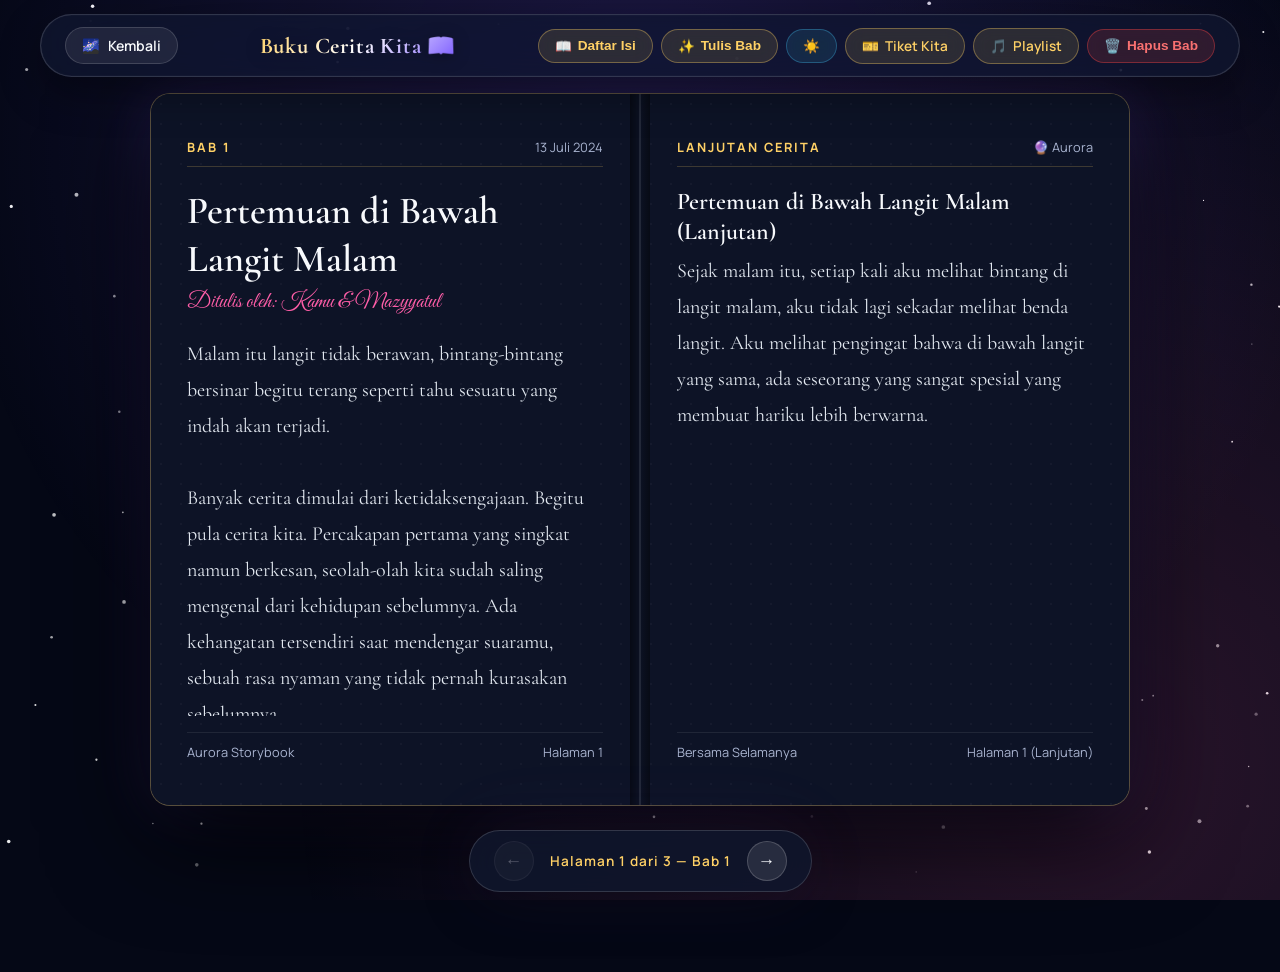
<file: book.html>
<!DOCTYPE html>
<html lang="id">

<head>

    <meta charset="UTF-8">

    <meta name="viewport" content="width=device-width, initial-scale=1.0">

    <title>Buku Cerita Kita — Aurora</title>

    <!-- Google Fonts -->

    <link rel="preconnect" href="https://fonts.googleapis.com">

    <link rel="preconnect" href="https://fonts.gstatic.com" crossorigin>

    <link
        href="https://fonts.googleapis.com/css2?family=Cormorant+Garamond:ital,wght@0,400;0,500;0,600;0,700;1,400&family=Great+Vibes&family=Manrope:wght@300;400;500;600;700&display=swap"
        rel="stylesheet">

    <!-- CSS -->

    <link rel="stylesheet" href="css/variables.css">
    <link rel="stylesheet" href="css/reset.css">
    <link rel="stylesheet" href="css/base.css">
    <link rel="stylesheet" href="css/pages/book.css">
    <link rel="stylesheet" href="css/effects/light-bg.css">

</head>

<body class="book-page-body">

    <!-- Background Cosmic Engine -->
    <div class="book-bg-engine">
        <canvas id="book-stars-canvas"></canvas>
        <div class="book-aurora-glow"></div>

        <!-- Light Mode — Ocean Elements -->
        <div class="sun"></div>
        <div class="sun-rays"></div>
        <div class="cloud cloud--1"><div class="cloud__shape"></div></div>
        <div class="cloud cloud--2"><div class="cloud__shape"></div></div>
        <div class="cloud cloud--3"><div class="cloud__shape"></div></div>
        <div class="ocean">
            <div class="ocean__gradient"></div>
            <div class="ocean__wave ocean__wave--1"></div>
            <div class="ocean__wave ocean__wave--2"></div>
            <div class="ocean__wave ocean__wave--3"></div>
            <div class="ocean__shimmer"></div>
        </div>
    </div>

    <!-- Header Navigation -->
    <header class="book-nav-header">
        <a href="index.html" class="book-nav-header__back" title="Kembali ke Beranda">
            <span>🌌</span> <span class="btn-label">Kembali</span>
        </a>

        <h1 class="book-nav-header__title">
            Buku Cerita Kita 📖
        </h1>

        <div class="book-nav-header__actions">
            <button type="button" class="book-action-btn" id="toc-btn" title="Daftar Isi">
                <span>📖</span> <span class="btn-label">Daftar Isi</span>
            </button>
            <button type="button" class="book-action-btn" id="add-chapter-btn" title="Tulis Bab">
                <span>✨</span> <span class="btn-label">Tulis Bab</span>
            </button>
            <button type="button" class="book-action-btn book-action-btn--theme" id="theme-toggle" title="Mode Pantai">
                <span>☀️</span> <span class="btn-label">Mode Pantai</span>
            </button>
            <a href="tickets.html" class="book-action-btn" title="Tiket Perjalanan Kita">
                <span>🎫</span> <span class="btn-label">Tiket Kita</span>
            </a>
            <a href="playlist.html" class="book-action-btn" title="Playlist Kita">
                <span>🎵</span> <span class="btn-label">Playlist</span>
            </a>
            <button type="button" class="book-action-btn book-action-btn--delete" id="delete-chapter-btn" title="Hapus Bab Ini">
                <span>🗑️</span> <span class="btn-label">Hapus Bab</span>
            </button>
        </div>
    </header>

    <!-- Book Stage -->
    <main class="book-stage">

        <div class="book-wrapper">

            <!-- Left Page Sheet -->
            <div class="book-page-sheet book-page-sheet--left">
                <div>
                    <div class="book-sheet-header">
                        <span class="book-sheet-header__chapter" id="left-header-chapter">Bab 1</span>
                        <span class="book-sheet-header__date" id="left-header-date">13 Juli 2024</span>
                    </div>

                    <h1 class="book-sheet-title" id="left-sheet-title">Pertemuan di Bawah Langit Malam</h1>
                    <p class="book-sheet-author" id="left-sheet-author">Ditulis oleh: Kamu & Mazyyatul</p>

                    <div class="book-sheet-body" id="left-sheet-body">
                        <!-- Left story text rendered via JS -->
                    </div>
                </div>

                <div class="book-sheet-footer">
                    <span>Aurora Storybook</span>
                    <span id="left-footer-page">Hal. 1</span>
                </div>
            </div>

            <!-- Right Page Sheet -->
            <div class="book-page-sheet book-page-sheet--right">
                <div>
                    <div class="book-sheet-header">
                        <span class="book-sheet-header__chapter">Lanjutan Cerita</span>
                        <span class="book-sheet-header__date">🔮 Aurora</span>
                    </div>

                    <h2 class="book-sheet-title" id="right-sheet-title" style="font-size: 1.5rem;">Pertemuan di Bawah Langit Malam (Lanjutan)</h2>

                    <div class="book-sheet-body" id="right-sheet-body">
                        <!-- Right story text rendered via JS -->
                    </div>
                </div>

                <div class="book-sheet-footer">
                    <span>Bersama Selamanya</span>
                    <span id="right-footer-page">Hal. 2</span>
                </div>
            </div>

        </div>

        <!-- Page Turning Controls -->
        <div class="book-controls">
            <button type="button" class="book-control-btn" id="prev-page-btn" title="Bab Sebelumnya">
                &larr;
            </button>

            <span class="book-page-indicator" id="page-indicator">
                Bab 1 dari 3 (Halaman 1-2)
            </span>

            <button type="button" class="book-control-btn" id="next-page-btn" title="Bab Selanjutnya">
                &rarr;
            </button>
        </div>

    </main>

    <!-- Table of Contents Modal -->
    <div class="book-toc-modal" id="toc-modal">
        <div class="book-toc-content">
            <div style="display: flex; justify-content: space-between; align-items: center;">
                <h3 class="book-toc-title" style="margin-bottom: 0;">Daftar Isi Novel</h3>
                <button type="button" class="book-modal-close" style="background: none; border: none; color: var(--muted); font-size: 1.5rem; cursor: pointer;">&times;</button>
            </div>
            <p style="color: var(--muted); font-size: 0.85rem; margin-bottom: 20px;">Pilih bab cerita yang ingin kamu baca:</p>

            <ul class="book-toc-list" id="toc-list">
                <!-- Chapter list items rendered via JS -->
            </ul>
        </div>
    </div>

    <!-- Add Chapter Modal -->
    <div class="book-add-modal" id="add-chapter-modal">
        <div class="book-add-content">
            <div style="display: flex; justify-content: space-between; align-items: center; margin-bottom: 12px;">
                <h3 style="font-family: var(--display-font); font-size: 1.8rem; color: var(--gold); margin: 0;">Tulis Bab Novel Baru ✨</h3>
                <button type="button" class="book-modal-close" style="background: none; border: none; color: var(--muted); font-size: 1.5rem; cursor: pointer;">&times;</button>
            </div>
            <p style="color: var(--muted); font-size: 0.85rem; margin-bottom: 20px;">Tuliskan cerita kenangan atau perjalanan kalian sepanjang apapun yang kamu mau secara bebas</p>

            <form id="add-chapter-form">
                <div style="margin-bottom: 16px;">
                    <label style="display: block; font-size: 0.85rem; color: var(--muted); margin-bottom: 6px;">Judul Bab</label>
                    <input type="text" id="chap-title" placeholder="Contoh: Bab 4: Petualangan Ke Kota Seribu Lampu" style="width: 100%; background: var(--surface-glass); border: 1px solid var(--border-hover); border-radius: 8px; padding: 12px; color: var(--text); box-sizing: border-box;" required>
                </div>

                <div style="display: flex; gap: 12px; margin-bottom: 16px;">
                    <div style="flex: 1;">
                        <label style="display: block; font-size: 0.85rem; color: var(--muted); margin-bottom: 6px;">Penulis</label>
                        <select id="chap-author" style="width: 100%; background: var(--surface-glass); border: 1px solid var(--border-hover); border-radius: 8px; padding: 12px; color: var(--text); box-sizing: border-box;">
                            <option value="Kamu & Mazyyatul">Kamu & Mazyyatul</option>
                            <option value="Kamu">Dari: Kamu</option>
                            <option value="Mazyyatul">Dari: Mazyyatul</option>
                        </select>
                    </div>

                    <div style="flex: 1;">
                        <label style="display: block; font-size: 0.85rem; color: var(--muted); margin-bottom: 6px;">Tanggal</label>
                        <input type="text" id="chap-date" placeholder="Contoh: 28 Juli 2026" style="width: 100%; background: var(--surface-glass); border: 1px solid var(--border-hover); border-radius: 8px; padding: 12px; color: var(--text); box-sizing: border-box;">
                    </div>
                </div>

                <div style="margin-bottom: 20px;">
                    <label style="display: block; font-size: 0.85rem; color: var(--muted); margin-bottom: 6px;">Isi Cerita Novel (Bebas & Panjang)</label>
                    <textarea id="chap-content" rows="10" placeholder="Tuliskan cerita panjang kalian di sini... Gunakan enter 2 kali untuk membuat paragraf baru." style="width: 100%; background: var(--surface-glass); border: 1px solid var(--border-hover); border-radius: 8px; padding: 14px; color: var(--text); font-family: var(--display-font); font-size: 1.1rem; line-height: 1.6; box-sizing: border-box;" required></textarea>
                </div>

                <button type="submit" style="width: 100%; background: linear-gradient(135deg, var(--gold), var(--primary)); border: none; border-radius: 8px; padding: 14px; color: #050816; font-weight: 700; font-size: 1rem; cursor: pointer;">Simpan Bab Novel ✨</button>
            </form>
        </div>
    </div>

    <!-- Theme Transition Overlay -->
    <div class="theme-transition-overlay" aria-hidden="true"></div>

    <!-- GSAP -->
    <script src="https://cdn.jsdelivr.net/npm/gsap@3.13.0/dist/gsap.min.js"></script>

    <!-- App Script -->
    <script type="module" src="js/bookApp.js"></script>

</body>

</html>
</file>
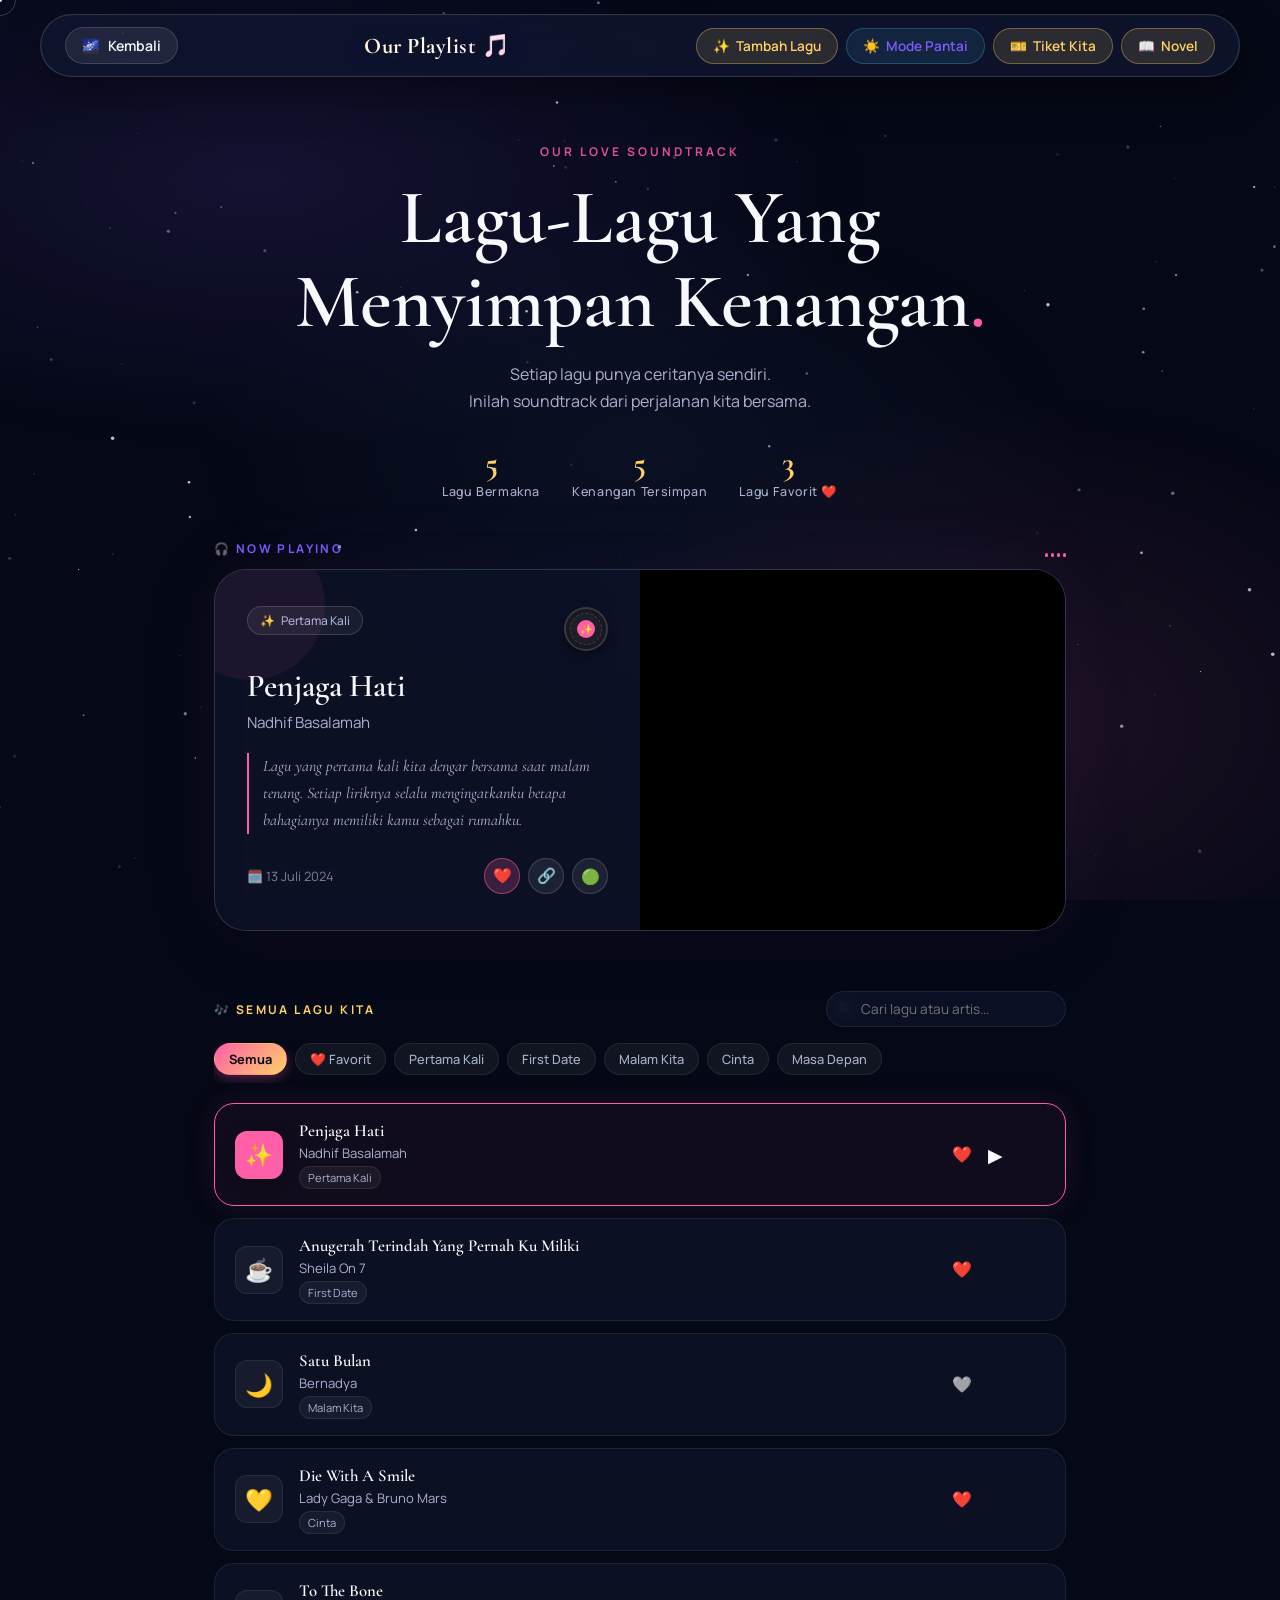
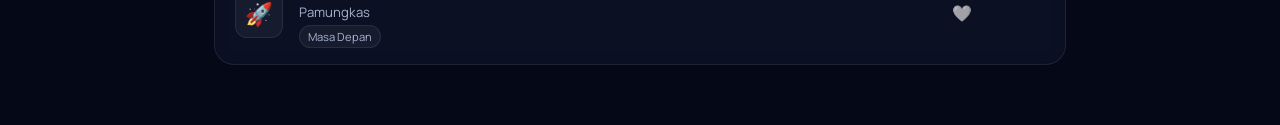
<file: playlist.html>
<!DOCTYPE html>
<html lang="id">

<head>

    <meta charset="UTF-8">

    <meta name="viewport" content="width=device-width, initial-scale=1.0">

    <title>Playlist Kita — Aurora</title>

    <meta name="description" content="Soundtrack dari cerita cinta kita. Kumpulan lagu-lagu bermakna yang menemani setiap momen berharga kita.">

    <!-- Google Fonts -->

    <link rel="preconnect" href="https://fonts.googleapis.com">

    <link rel="preconnect" href="https://fonts.gstatic.com" crossorigin>

    <link
        href="https://fonts.googleapis.com/css2?family=Cormorant+Garamond:ital,wght@0,400;0,500;0,600;0,700;1,400&family=Great+Vibes&family=Manrope:wght@300;400;500;600;700&display=swap"
        rel="stylesheet">

    <!-- CSS -->

    <link rel="stylesheet" href="css/variables.css">
    <link rel="stylesheet" href="css/reset.css">
    <link rel="stylesheet" href="css/base.css">
    <link rel="stylesheet" href="css/pages/playlist.css">
    <link rel="stylesheet" href="css/effects/light-bg.css">

</head>

<body class="playlist-body">

    <!-- Background Cosmic Engine -->
    <div class="playlist-bg-engine">
        <canvas id="playlist-stars-canvas"></canvas>
        <div class="playlist-aurora-glow"></div>

        <!-- Light Mode — Ocean Elements -->
        <div class="sun"></div>
        <div class="sun-rays"></div>
        <div class="cloud cloud--1"><div class="cloud__shape"></div></div>
        <div class="cloud cloud--2"><div class="cloud__shape"></div></div>
        <div class="cloud cloud--3"><div class="cloud__shape"></div></div>
        <div class="ocean">
            <div class="ocean__gradient"></div>
            <div class="ocean__wave ocean__wave--1"></div>
            <div class="ocean__wave ocean__wave--2"></div>
            <div class="ocean__wave ocean__wave--3"></div>
            <div class="ocean__shimmer"></div>
        </div>
    </div>

    <!-- Header Navigation -->
    <header class="playlist-nav-header">
        <a href="index.html" class="playlist-nav-header__back" title="Kembali ke Beranda">
            <span>🌌</span> <span class="btn-label">Kembali</span>
        </a>

        <h1 class="playlist-nav-header__title">
            Our Playlist 🎵
        </h1>

        <div class="playlist-nav-header__actions">
            <button type="button" class="playlist-action-btn" id="add-song-btn" title="Tambah Lagu">
                <span>✨</span> <span class="btn-label">Tambah Lagu</span>
            </button>
            <button type="button" class="playlist-action-btn playlist-action-btn--theme" id="theme-toggle" title="Mode Pantai">
                <span>☀️</span> <span class="btn-label">Mode Pantai</span>
            </button>
            <a href="tickets.html" class="playlist-action-btn" title="Tiket Perjalanan Kita">
                <span>🎫</span> <span class="btn-label">Tiket Kita</span>
            </a>
            <a href="book.html" class="playlist-action-btn" title="Buku Cerita Kita">
                <span>📖</span> <span class="btn-label">Novel</span>
            </a>
        </div>
    </header>

    <!-- Main Stage -->
    <main class="playlist-stage">

        <!-- Hero Header -->
        <div class="playlist-hero">
            <p class="playlist-hero__eyebrow">Our Love Soundtrack</p>
            <h2 class="playlist-hero__title">
                Lagu-Lagu Yang<br>Menyimpan Kenangan<span>.</span>
            </h2>
            <p class="playlist-hero__subtitle">
                Setiap lagu punya ceritanya sendiri.<br>
                Inilah soundtrack dari perjalanan kita bersama.
            </p>

            <div class="playlist-stats">
                <div class="playlist-stat">
                    <span class="playlist-stat__value" id="stat-songs">0</span>
                    <span class="playlist-stat__label">Lagu Bermakna</span>
                </div>
                <div class="playlist-stat">
                    <span class="playlist-stat__value" id="stat-memories">0</span>
                    <span class="playlist-stat__label">Kenangan Tersimpan</span>
                </div>
                <div class="playlist-stat">
                    <span class="playlist-stat__value" id="stat-favorites">0</span>
                    <span class="playlist-stat__label">Lagu Favorit ❤️</span>
                </div>
            </div>
        </div>

        <!-- Featured Player -->
        <div class="playlist-featured">
            <div class="playlist-featured__header-row">
                <p class="playlist-featured__label">🎧 Now Playing</p>
                <div class="playlist-featured__eq-visualizer" id="eq-visualizer">
                    <span class="eq-bar"></span>
                    <span class="eq-bar"></span>
                    <span class="eq-bar"></span>
                    <span class="eq-bar"></span>
                </div>
            </div>
            
            <div class="playlist-featured__card">
                <div class="playlist-featured__top">

                    <!-- Info Side -->
                    <div class="playlist-featured__info">
                        <div class="playlist-featured__top-meta">
                            <div class="playlist-featured__tag">
                                <span id="featured-emoji">🎵</span>
                                <span id="featured-tag">Kenangan</span>
                            </div>
                            <div class="playlist-vinyl-disc" id="vinyl-disc" title="Vinyl Player">
                                <div class="vinyl-groove"></div>
                                <div class="vinyl-center" id="vinyl-center">🎵</div>
                            </div>
                        </div>

                        <div>
                            <h3 class="playlist-featured__song-title" id="featured-title">Pilih Lagu</h3>
                            <p class="playlist-featured__artist" id="featured-artist">–</p>
                        </div>

                        <div>
                            <blockquote class="playlist-featured__memory" id="featured-memory-block">
                                <span id="featured-memory">Klik salah satu lagu di bawah untuk memilih dan memutar lagu kenangan kita.</span>
                            </blockquote>
                            
                            <div class="playlist-featured__footer-meta">
                                <p class="playlist-featured__date" id="featured-date"></p>
                                <div class="playlist-featured__quick-actions">
                                    <button type="button" class="playlist-fav-toggle-btn" id="featured-fav-btn" title="Suka Lagu Ini">
                                        <span class="fav-icon">🤍</span>
                                    </button>
                                    <button type="button" class="playlist-quick-btn" id="featured-copy-btn" title="Salin Link Spotify">
                                        🔗
                                    </button>
                                    <a href="#" target="_blank" rel="noopener" class="playlist-quick-btn" id="featured-spotify-link" title="Buka di Spotify">
                                        🟢
                                    </a>
                                </div>
                            </div>
                        </div>
                    </div>

                    <!-- Spotify Embed Side -->
                    <div class="playlist-featured__embed" id="featured-embed">
                        <div class="playlist-featured__embed-placeholder">
                            <div class="spotify-logo">🎵</div>
                            <p>Pilih lagu untuk memutar</p>
                        </div>
                    </div>

                </div>
            </div>
        </div>

        <!-- Song List Grid & Filters -->
        <div class="playlist-grid-section">
            <div class="playlist-grid-header">
                <p class="playlist-grid-section__label">🎶 Semua Lagu Kita</p>
                <div class="playlist-search-wrap">
                    <span class="playlist-search-icon">🔍</span>
                    <input type="text" id="playlist-search" placeholder="Cari lagu atau artis..." autocomplete="off">
                    <button type="button" id="playlist-search-clear" class="playlist-search-clear" style="display: none;">&times;</button>
                </div>
            </div>

            <!-- Tag Filters -->
            <div class="playlist-tags-filter" id="playlist-tags-filter">
                <!-- Dynamically populated by JS -->
            </div>

            <!-- Song List -->
            <div class="playlist-song-list" id="song-list">
                <!-- Songs rendered via JS -->
            </div>
        </div>

    </main>

    <!-- Add Song Modal -->
    <div class="playlist-add-modal" id="add-song-modal">
        <div class="playlist-add-modal__content">
            <div style="display: flex; justify-content: space-between; align-items: center; margin-bottom: 8px;">
                <h3 class="playlist-add-modal__title">Tambah Lagu Kita ✨</h3>
                <button type="button" class="playlist-add-modal__close-btn">&times;</button>
            </div>
            <p class="playlist-add-modal__subtitle">Tambahkan lagu yang bermakna ke dalam playlist kenangan kalian berdua</p>

            <div class="playlist-add-modal__hint">
                💡 <strong>Cara dapat Spotify Track ID:</strong> Buka Spotify → klik kanan lagu → Share → "Copy Song Link" → paste di sini. Kamu bisa paste link lengkap, ID akan otomatis terdeteksi.
            </div>

            <form id="add-song-form">
                <div class="playlist-add-modal__row">
                    <div class="playlist-add-modal__field">
                        <label for="song-title">Judul Lagu *</label>
                        <input type="text" id="song-title" placeholder="Nama lagu" required>
                    </div>
                    <div class="playlist-add-modal__field">
                        <label for="song-artist">Artis *</label>
                        <input type="text" id="song-artist" placeholder="Nama artis" required>
                    </div>
                </div>

                <div class="playlist-add-modal__field">
                    <label for="song-spotify-id">Spotify Link / Track ID</label>
                    <div class="spotify-link-wrap">
                        <input type="text" id="song-spotify-id" placeholder="https://open.spotify.com/track/XXXXXXXX atau paste ID saja">
                        <a href="https://open.spotify.com" target="_blank" rel="noopener" class="spotify-link-open" title="Buka Spotify">
                            🎵
                        </a>
                    </div>
                </div>

                <div class="playlist-add-modal__field">
                    <label for="song-memory">Cerita Di Balik Lagu</label>
                    <textarea id="song-memory" rows="3" placeholder="Kenangan apa yang tersimpan di lagu ini? Momen apa yang teringat saat mendengarnya..."></textarea>
                </div>

                <div class="playlist-add-modal__row">
                    <div class="playlist-add-modal__field">
                        <label for="song-date">Tanggal / Momen</label>
                        <input type="text" id="song-date" placeholder="Contoh: 13 Juli 2024">
                    </div>
                    <div class="playlist-add-modal__field">
                        <label for="song-tag">Label / Tag</label>
                        <input type="text" id="song-tag" placeholder="Contoh: First Date">
                    </div>
                </div>

                <div class="playlist-add-modal__row">
                    <div class="playlist-add-modal__field">
                        <label for="song-emoji">Icon</label>
                        <select id="song-emoji">
                            <option value="🎵">🎵 Musik</option>
                            <option value="💖">💖 Cinta</option>
                            <option value="✨">✨ Keajaiban</option>
                            <option value="🌙">🌙 Malam</option>
                            <option value="☕">☕ Kencan</option>
                            <option value="🌊">🌊 Petualangan</option>
                            <option value="🚀">🚀 Impian</option>
                            <option value="💛">💛 Kenangan</option>
                            <option value="🎶">🎶 Melodi</option>
                            <option value="🌟">🌟 Bintang</option>
                        </select>
                    </div>
                    <div class="playlist-add-modal__field">
                        <label for="song-color">Warna Aksen</label>
                        <select id="song-color">
                            <option value="#FF5EA8">🩷 Pink Aurora</option>
                            <option value="#7C5CFF">💜 Ungu Kosmik</option>
                            <option value="#6FAEFF">💙 Biru Bintang</option>
                            <option value="#FFD166">💛 Emas Matahari</option>
                            <option value="#C084FC">🪻 Lavender</option>
                            <option value="#1DB954">💚 Hijau Spotify</option>
                        </select>
                    </div>
                </div>

                <button type="submit" class="playlist-add-modal__submit">Simpan Lagu ✨</button>
            </form>
        </div>
    </div>

    <!-- Toast Notification Container -->
    <div id="playlist-toast-container" class="playlist-toast-container"></div>

    <!-- Theme Transition Overlay -->
    <div class="theme-transition-overlay" aria-hidden="true"></div>

    <!-- App Script -->
    <script type="module" src="js/playlistApp.js"></script>

</body>

</html>
</file>
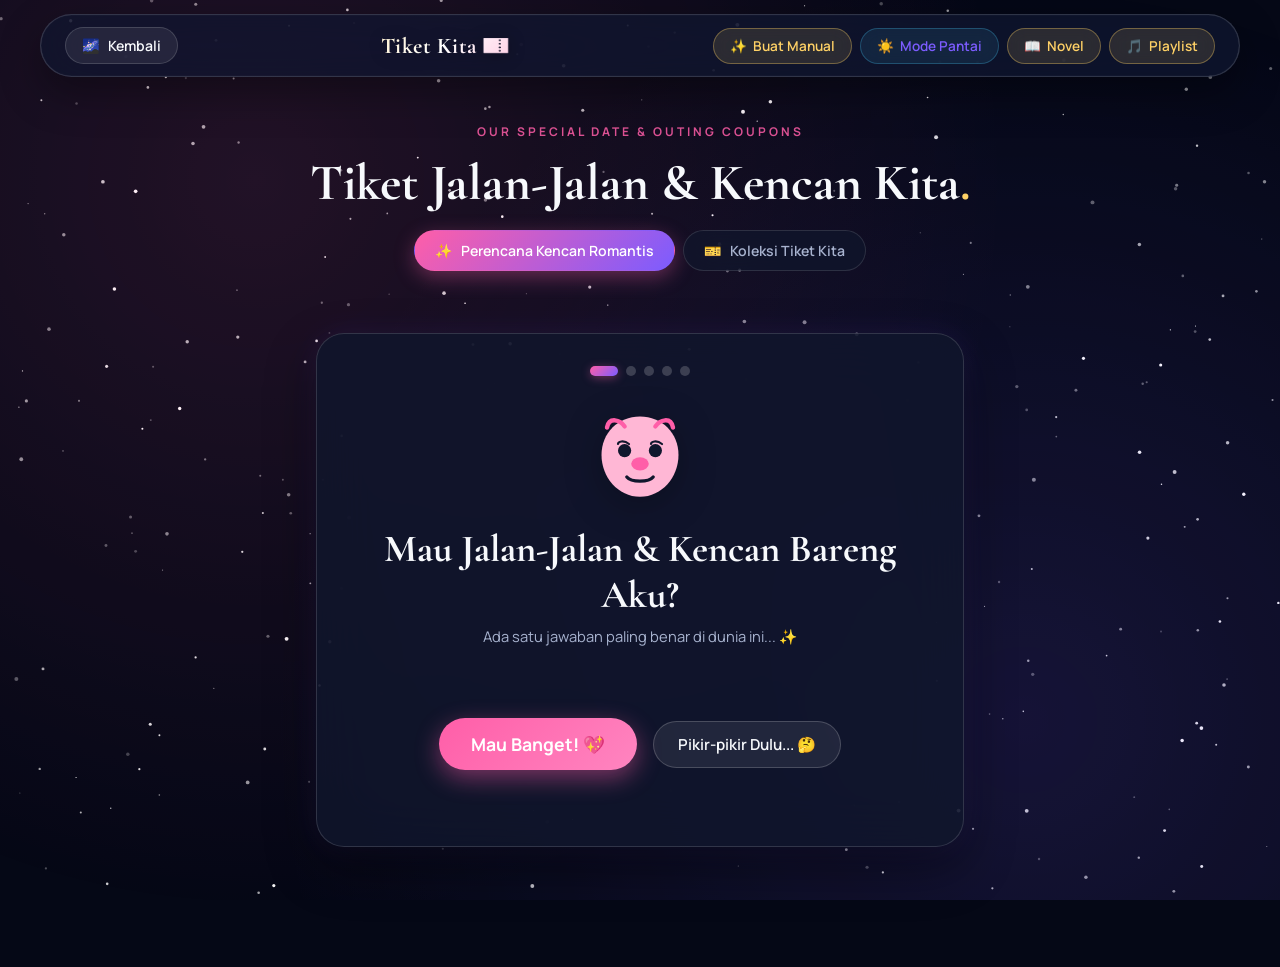
<file: tickets.html>
<!DOCTYPE html>
<html lang="id">

<head>

    <meta charset="UTF-8">

    <meta name="viewport" content="width=device-width, initial-scale=1.0">

    <title>Tiket Perjalanan & Kencan Kita — Aurora</title>

    <meta name="description" content="Kumpulan tiket voucher kencan, piknik, dan jalan-jalan seru kita bersama.">

    <!-- Google Fonts -->

    <link rel="preconnect" href="https://fonts.googleapis.com">

    <link rel="preconnect" href="https://fonts.gstatic.com" crossorigin>

    <link
        href="https://fonts.googleapis.com/css2?family=Cormorant+Garamond:ital,wght@0,400;0,500;0,600;0,700;1,400&family=Great+Vibes&family=Manrope:wght@300;400;500;600;700&display=swap"
        rel="stylesheet">

    <!-- CSS -->

    <link rel="stylesheet" href="css/variables.css">
    <link rel="stylesheet" href="css/reset.css">
    <link rel="stylesheet" href="css/base.css">
    <link rel="stylesheet" href="css/pages/tickets.css">
    <link rel="stylesheet" href="css/pages/date-planner.css">
    <link rel="stylesheet" href="css/effects/light-bg.css">

    <!-- Theme Initializer -->
    <script>
        (function() {
            const savedTheme = localStorage.getItem('aurora-theme') || 'dark';
            document.documentElement.setAttribute('data-theme', savedTheme);
        })();
    </script>

</head>

<body class="tickets-body">

    <!-- Background Cosmic Engine -->
    <div class="tickets-bg-engine">
        <canvas id="tickets-stars-canvas"></canvas>
        <div class="tickets-aurora-glow"></div>

        <!-- Light Mode — Ocean Elements -->
        <div class="sun"></div>
        <div class="sun-rays"></div>
        <div class="cloud cloud--1"><div class="cloud__shape"></div></div>
        <div class="cloud cloud--2"><div class="cloud__shape"></div></div>
        <div class="cloud cloud--3"><div class="cloud__shape"></div></div>
        <div class="ocean">
            <div class="ocean__gradient"></div>
            <div class="ocean__wave ocean__wave--1"></div>
            <div class="ocean__wave ocean__wave--2"></div>
            <div class="ocean__wave ocean__wave--3"></div>
            <div class="ocean__shimmer"></div>
        </div>
    </div>

    <!-- Modern Floating Glass Pill Navbar Header -->
    <header class="tickets-nav-header">
        <a href="index.html" class="tickets-nav-header__back" title="Kembali ke Beranda">
            <span>🌌</span> <span class="btn-label">Kembali</span>
        </a>

        <h1 class="tickets-nav-header__title">
            Tiket Kita 🎫
        </h1>

        <div class="tickets-nav-header__actions">
            <button type="button" class="tickets-action-btn" id="open-create-ticket-modal" title="Buat Tiket Manual">
                <span>✨</span> <span class="btn-label">Buat Manual</span>
            </button>
            <button type="button" class="tickets-action-btn tickets-action-btn--theme" id="theme-toggle" title="Mode Pantai">
                <span>☀️</span> <span class="btn-label">Mode Pantai</span>
            </button>
            <a href="book.html" class="tickets-action-btn" title="Buku Cerita Kita">
                <span>📖</span> <span class="btn-label">Novel</span>
            </a>
            <a href="playlist.html" class="tickets-action-btn" title="Playlist Kita">
                <span>🎵</span> <span class="btn-label">Playlist</span>
            </a>
        </div>
    </header>

    <!-- Main Stage -->
    <main class="tickets-stage">

        <!-- Hero Header -->
        <div class="tickets-hero">
            <p class="tickets-hero__eyebrow">OUR SPECIAL DATE & OUTING COUPONS</p>
            <h2 class="tickets-hero__title">
                Tiket Jalan-Jalan & Kencan Kita<span>.</span>
            </h2>

            <!-- Mode Switcher Tabs -->
            <div class="planner-mode-switch">
                <button type="button" class="planner-tab-btn is-active" id="tab-planner">
                    <span>✨</span> Perencana Kencan Romantis
                </button>
                <button type="button" class="planner-tab-btn" id="tab-collection">
                    <span>🎫</span> Koleksi Tiket Kita
                </button>
            </div>
        </div>

        <!-- STAGE A: INTERACTIVE DATE PLANNER WIZARD -->
        <div class="date-planner-stage" id="date-planner-stage">
            <div class="planner-card" id="planner-card-container">
                <!-- Dynamically rendered via js/sections/datePlanner.js -->
            </div>
        </div>

        <!-- STAGE B: TICKETS COLLECTION VAULT -->
        <div id="tickets-container-stage" style="display: none;">
            <p class="tickets-hero__subtitle" style="margin-bottom: 24px;">
                Voucher istimewa untuk setiap agenda kencan, piknik pantai, berburu kuliner,<br>hingga tiket bebas pilih mau jalan ke mana saja berdua!
            </p>

            <!-- Actions Bar & Category Filter -->
            <div class="tickets-actions-bar">
                <div class="tickets-filter">
                    <button type="button" class="tickets-filter-btn is-active" data-filter="all">Semua Tiket</button>
                    <button type="button" class="tickets-filter-btn" data-filter="kencan">Kencan Romantis</button>
                    <button type="button" class="tickets-filter-btn" data-filter="jalan">Jalan-Jalan</button>
                    <button type="button" class="tickets-filter-btn" data-filter="kuliner">Wisata Kuliner</button>
                    <button type="button" class="tickets-filter-btn" data-filter="bebas">Voucher Bebas</button>
                </div>
            </div>

            <!-- Ticket Cards Container -->
            <div class="tickets-container" id="tickets-container">
                <!-- Ticket Cards dynamically rendered via JS -->
            </div>
        </div>

    </main>

    <!-- =========================================
         CREATE TICKET MODAL
    ========================================== -->
    <div class="ticket-modal" id="create-ticket-modal">
        <div class="ticket-modal__content">
            <button type="button" class="ticket-modal__close" id="close-ticket-modal">&times;</button>
            <h3 class="ticket-modal__title">
                <svg viewBox="0 0 24 24" fill="none" stroke="currentColor" stroke-width="2" stroke-linecap="round" stroke-linejoin="round" style="width:24px;height:24px;color:var(--gold);"><path d="M2 9a3 3 0 0 1 0 6v2a2 2 0 0 0 2 2h16a2 2 0 0 0 2-2v-2a3 3 0 0 1 0-6V7a2 2 0 0 0-2-2H4a2 2 0 0 0-2 2v2z"/><path d="M13 5v2"/><path d="M13 11v2"/><path d="M13 17v2"/></svg>
                Buat Tiket Jalan-Jalan Baru
            </h3>
            <form id="create-ticket-form" class="ticket-form">
                <div class="ticket-form-group">
                    <label>Judul Aktivitas / Kencan</label>
                    <input type="text" id="ticket-title-input" class="ticket-input" placeholder="Contoh: Nonton Bioskop & Popcorn" required>
                </div>
                <div class="ticket-form-row">
                    <div class="ticket-form-group">
                        <label>Kategori Tiket</label>
                        <select id="ticket-category-select" class="ticket-select">
                            <option value="kencan">Kencan Romantis</option>
                            <option value="jalan">Jalan-Jalan</option>
                            <option value="kuliner">Wisata Kuliner</option>
                            <option value="bebas">Voucher Bebas Request</option>
                        </select>
                    </div>
                    <div class="ticket-form-group">
                        <label>Tema Warna Tiket</label>
                        <select id="ticket-theme-select" class="ticket-select">
                            <option value="rose">Romance Rose 💖</option>
                            <option value="purple">Cosmic Purple 🌌</option>
                            <option value="gold">Sunset Gold ✨</option>
                            <option value="cyan">Ocean Cyan 🌊</option>
                        </select>
                    </div>
                </div>
                <div class="ticket-form-group">
                    <label>Lokasi / Tempat Tujuan</label>
                    <input type="text" id="ticket-location-input" class="ticket-input" placeholder="Contoh: Bioskop XXI / Pantai Sunset" required>
                </div>
                <div class="ticket-form-group">
                    <label>Tanggal & Waktu</label>
                    <input type="text" id="ticket-date-input" class="ticket-input" placeholder="Contoh: Sabtu Malam Ini • 19:30 WIB" required>
                </div>
                <div class="ticket-form-group">
                    <label>Catatan Romantis / Janji Manis</label>
                    <input type="text" id="ticket-note-input" class="ticket-input" placeholder="Contoh: Aku yang traktir es krim rasa vailla ya! 🍦">
                </div>
                <button type="submit" class="ticket-submit-btn">Terbitkan Tiket Kencan ✨</button>
            </form>
        </div>
    </div>

    <!-- Theme Transition Overlay -->
    <div class="theme-transition-overlay" aria-hidden="true"></div>

    <!-- App Script -->
    <script type="module" src="js/ticketsApp.js"></script>

</body>

</html>
</file>
<file: css/variables.css>
:root {

    /* ===========================
       COLORS
    =========================== */

    --bg: #050816;
    --surface: #10172D;
    --surface-glass: rgba(16, 23, 45, 0.6);

    --primary: #FF5EA8;
    --secondary: #7C5CFF;
    --accent: #6FAEFF;
    --gold: #FFD166;

    --text: #F7F9FC;
    --muted: #A8B3CF;

    --border: rgba(255, 255, 255, 0.08);
    --border-hover: rgba(255, 255, 255, 0.15);

    /* ===========================
       FONTS
    =========================== */

    --display-font: "Cormorant Garamond", serif;
    --body-font: "Manrope", sans-serif;
    --accent-font: "Great Vibes", cursive;

    /* ===========================
       RADIUS
    =========================== */

    --radius-sm: 12px;
    --radius-md: 20px;
    --radius-lg: 32px;

    /* ===========================
       SHADOWS
    =========================== */

    --shadow-primary:
        0 20px 80px rgba(124, 92, 255, 0.25);

    --shadow-soft:
        0 10px 30px rgba(0, 0, 0, 0.25);

    --shadow-glow:
        0 0 80px rgba(174, 132, 255, 0.12);

    --shadow-card:
        0 15px 50px rgba(0, 0, 0, 0.25),
        0 0 80px rgba(174, 132, 255, 0.08);

    /* ===========================
       TRANSITIONS
    =========================== */

    --fast: 0.25s;
    --medium: 0.5s;
    --slow: 0.8s;

    /* ===========================
       BLUR
    =========================== */

    --blur-sm: 8px;
    --blur-md: 16px;
    --blur-lg: 32px;

    /* ===========================
       Z-INDEX
    =========================== */

    --z-bg: -10;
    --z-content: 10;
    --z-overlay: 100;
    --z-modal: 999;
    --z-opening: 9999;

}

/* ===========================
   LIGHT MODE (BEACH THEME)
=========================== */

[data-theme="light"] {

    /* COLORS */
    --bg: #E8F4FD;
    --surface: #FFFFFF;
    --surface-glass: rgba(255, 255, 255, 0.72);

    --primary: #FF6B8A;
    --secondary: #3BA4CF;
    --accent: #45B7D1;
    --gold: #F5A623;

    --text: #1B2A4A;
    --muted: #5E7290;

    --border: rgba(0, 0, 0, 0.08);
    --border-hover: rgba(0, 0, 0, 0.15);

    /* SHADOWS */
    --shadow-primary:
        0 20px 80px rgba(59, 164, 207, 0.18);

    --shadow-soft:
        0 10px 30px rgba(0, 0, 0, 0.08);

    --shadow-glow:
        0 0 80px rgba(245, 166, 35, 0.10);

    --shadow-card:
        0 15px 50px rgba(0, 0, 0, 0.08),
        0 0 80px rgba(59, 164, 207, 0.06);
}
</file>
<file: css/base.css>
body {

    background: var(--bg);

    color: var(--text);

    font-family: var(--body-font);

    overflow-x: hidden;

    position: relative;

    transition: background 0.6s ease, color 0.6s ease;

}

#app {

    position: relative;

    z-index: var(--z-content);

}

/* ===============================
   CUSTOM CURSOR
=============================== */

.custom-cursor {
    position: fixed;
    top: 0;
    left: 0;
    width: 32px;
    height: 32px;
    border: 1.5px solid rgba(255, 255, 255, 0.2);
    border-radius: 50%;
    pointer-events: none;
    z-index: 99999;
    transform: translate(-50%, -50%);
    transition: border-color 0.3s ease;
    mix-blend-mode: difference;
}

.custom-cursor__dot {
    position: fixed;
    top: 0;
    left: 0;
    width: 4px;
    height: 4px;
    background: white;
    border-radius: 50%;
    pointer-events: none;
    z-index: 99999;
    transform: translate(-50%, -50%);
    mix-blend-mode: difference;
}

@media (hover: none) and (pointer: coarse) {
    .custom-cursor,
    .custom-cursor__dot {
        display: none !important;
    }
}

/* =========================================
   LIGHT MODE — CURSOR
========================================== */

[data-theme="light"] .custom-cursor {
    border: 1.5px solid rgba(27, 42, 74, 0.15);
}

[data-theme="light"] .custom-cursor__dot {
    background: var(--text);
}

/* =========================================
   THEME TRANSITION — RIPPLE WIPE
   The new theme expands as a circle from the toggle button
   using the View Transitions API
========================================== */

/* Disable the default crossfade so we fully control the reveal.
   The per-snapshot rules below deliberately override these animations. */
::view-transition-old(root),
::view-transition-new(root) {
    animation: none;
    mix-blend-mode: normal;
}

/* The old theme gently dissolves away instead of snapping off,
   so the new one feels like it blooms in over it */
::view-transition-old(root) {
    z-index: 1;
    animation: theme-wipe-old 0.5s ease forwards;
}

/* New theme expands outward as a circle from the toggle button,
   softly defocused at first, then sharpening as it fills the screen */
::view-transition-new(root) {
    z-index: 9999;
    clip-path: circle(0 at var(--theme-ripple-x, 50%) var(--theme-ripple-y, 50%));
    animation:
        theme-ripple-in 0.75s cubic-bezier(0.16, 1, 0.3, 1) forwards,
        theme-focus-in 0.4s ease forwards;
}

@keyframes theme-ripple-in {
    to {
        clip-path: circle(var(--theme-ripple-r, 150vmax) at var(--theme-ripple-x, 50%) var(--theme-ripple-y, 50%));
    }
}

/* Old snapshot fades out — the reveal reads as layered, not a hard cut */
@keyframes theme-wipe-old {
    to {
        opacity: 0;
    }
}

/* New snapshot arrives slightly soft & translucent, then sharpens.
   Kept short + low blur so it stays GPU-friendly on all devices */
@keyframes theme-focus-in {
    from {
        opacity: 0.35;
        filter: blur(8px);
    }
    to {
        opacity: 1;
        filter: blur(0);
    }
}

/* Freeze CSS transitions while the ripple plays so the new-theme
   snapshot is captured with its final colors */
html.theme-rippling *,
html.theme-rippling *::before,
html.theme-rippling *::after {
    transition: none !important;
}

@media (prefers-reduced-motion: reduce) {
    ::view-transition-old(root),
    ::view-transition-new(root) {
        animation: none;
    }
}
</file>
<file: css/pages/book.css>
/* =========================================
   AURORA NOVEL / STORYBOOK PAGE STYLES
   Ultra Responsive, Sleek & Mobile Polish
========================================== */

/* Outer Page Container */
.book-page-body {
    background: #050816;
    color: #F7F9FC;
    font-family: var(--body-font);
    min-height: 100vh;
    display: flex;
    flex-direction: column;
    position: relative;
    overflow-x: hidden;
    margin: 0;
    padding: 0;
}

/* Background Cosmic Atmosphere */
.book-bg-engine {
    position: fixed;
    top: 0;
    left: 0;
    width: 100vw;
    height: 100vh;
    pointer-events: none;
    z-index: 0;
}

.book-bg-engine canvas {
    position: absolute;
    top: 0;
    left: 0;
    width: 100%;
    height: 100%;
}

.book-aurora-glow {
    position: absolute;
    top: 0;
    left: 0;
    width: 100%;
    height: 100%;
    background: radial-gradient(circle at 50% 15%, rgba(124, 92, 255, 0.2), transparent 70%),
                radial-gradient(circle at 85% 85%, rgba(255, 94, 168, 0.15), transparent 60%);
}

/* =========================================
   SLEEK HEADER NAVBAR (DESKTOP & MOBILE)
========================================== */
.book-nav-header {
    position: sticky;
    top: max(14px, env(safe-area-inset-top, 14px));
    z-index: 500;
    display: flex;
    justify-content: space-between;
    align-items: center;
    width: calc(100% - 32px);
    max-width: 1200px;
    margin: 0 auto;
    padding: 12px 24px;
    background: rgba(16, 23, 45, 0.78);
    backdrop-filter: blur(28px) saturate(180%);
    -webkit-backdrop-filter: blur(28px) saturate(180%);
    border: 1px solid rgba(255, 255, 255, 0.14);
    border-radius: 40px;
    box-shadow: 0 16px 40px rgba(0, 0, 0, 0.35), 0 0 1px rgba(255, 255, 255, 0.2) inset;
    transition: all 0.3s cubic-bezier(0.16, 1, 0.3, 1);
}

[data-theme="light"] .book-nav-header {
    background: rgba(255, 255, 255, 0.82);
    border: 1px solid rgba(0, 0, 0, 0.08);
    box-shadow: 0 12px 32px rgba(0, 0, 0, 0.08), 0 0 1px rgba(0, 0, 0, 0.05) inset;
}

.book-nav-header__back {
    display: inline-flex;
    align-items: center;
    gap: 8px;
    color: var(--text);
    text-decoration: none;
    font-weight: 600;
    font-size: 0.88rem;
    padding: 8px 16px;
    border-radius: 30px;
    background: rgba(255, 255, 255, 0.08);
    border: 1px solid rgba(255, 255, 255, 0.15);
    transition: all 0.25s cubic-bezier(0.16, 1, 0.3, 1);
    white-space: nowrap;
    touch-action: manipulation;
}

[data-theme="light"] .book-nav-header__back {
    background: rgba(0, 0, 0, 0.05);
    border-color: rgba(0, 0, 0, 0.1);
}

.book-nav-header__back:hover,
.book-nav-header__back:active {
    background: rgba(255, 94, 168, 0.18);
    border-color: var(--primary);
    color: var(--primary);
    transform: translateX(-3px);
    box-shadow: 0 4px 15px rgba(255, 94, 168, 0.25);
}

.book-nav-header__title {
    font-family: var(--display-font);
    font-size: clamp(1.1rem, 2.2vw, 1.4rem);
    font-weight: 700;
    color: var(--gold);
    letter-spacing: 0.8px;
    text-align: center;
    margin: 0 16px;
    background: linear-gradient(135deg, var(--gold), #ffffff, var(--secondary));
    -webkit-background-clip: text;
    -webkit-text-fill-color: transparent;
    background-clip: text;
    white-space: nowrap;
    overflow: hidden;
    text-overflow: ellipsis;
    filter: drop-shadow(0 2px 8px rgba(0, 0, 0, 0.3));
}

[data-theme="light"] .book-nav-header__title {
    background: linear-gradient(135deg, #d97706, #1e293b, var(--secondary));
    -webkit-background-clip: text;
    -webkit-text-fill-color: transparent;
    background-clip: text;
    filter: none;
}

.book-nav-header__actions {
    display: flex;
    align-items: center;
    gap: 8px;
}

.book-action-btn {
    display: inline-flex;
    align-items: center;
    gap: 6px;
    background: rgba(255, 209, 102, 0.12);
    border: 1px solid rgba(255, 209, 102, 0.35);
    color: var(--gold);
    padding: 8px 16px;
    border-radius: 30px;
    font-weight: 600;
    font-size: 0.85rem;
    cursor: pointer;
    transition: all 0.25s cubic-bezier(0.16, 1, 0.3, 1);
    white-space: nowrap;
    backdrop-filter: blur(10px);
    touch-action: manipulation;
    text-decoration: none;
}

.book-action-btn:hover {
    background: rgba(255, 209, 102, 0.25);
    border-color: var(--gold);
    color: #ffffff;
    transform: translateY(-2px);
    box-shadow: 0 6px 20px rgba(255, 209, 102, 0.3);
}

.book-action-btn:active {
    transform: translateY(0) scale(0.96);
}

.book-action-btn--delete {
    background: rgba(239, 68, 68, 0.15);
    border: 1px solid rgba(239, 68, 68, 0.4);
    color: #f87171;
}

.book-action-btn--delete:hover,
.book-action-btn--delete:active {
    background: #ef4444;
    color: #ffffff;
    box-shadow: 0 0 15px rgba(239, 68, 68, 0.5);
}

.book-toc-item__delete {
    background: rgba(239, 68, 68, 0.15);
    border: 1px solid rgba(239, 68, 68, 0.3);
    color: #f87171;
    border-radius: 50%;
    width: 32px;
    height: 32px;
    display: flex;
    align-items: center;
    justify-content: center;
    cursor: pointer;
    font-size: 0.9rem;
    transition: all 0.2s ease;
}

.book-toc-item__delete:hover {
    background: #ef4444;
    color: white;
    transform: scale(1.1);
}

/* =========================================
   BOOK STAGE & NOVEL SHEET LAYOUT
========================================== */
.book-stage {
    position: relative;
    z-index: 10;
    flex-grow: 1;
    display: flex;
    flex-direction: column;
    align-items: center;
    justify-content: center;
    padding: 30px 16px 80px 16px;
    box-sizing: border-box;
    width: 100%;
}

.book-wrapper {
    position: relative;
    width: 100%;
    max-width: 980px;
    min-height: 560px;
    background: rgba(16, 23, 45, 0.95);
    border-radius: 20px;
    box-shadow: 0 30px 100px rgba(0, 0, 0, 0.85),
                0 0 60px rgba(124, 92, 255, 0.2);
    display: flex;
    overflow: hidden;
    border: 1px solid rgba(255, 209, 102, 0.3);
    backdrop-filter: blur(20px);
}

/* Book Spine Line in Center (Desktop Spread) */
.book-wrapper::after {
    content: '';
    position: absolute;
    top: 0;
    left: 50%;
    width: 20px;
    height: 100%;
    background: linear-gradient(90deg, 
        rgba(0, 0, 0, 0.45) 0%, 
        rgba(0, 0, 0, 0.1) 45%, 
        rgba(255, 255, 255, 0.08) 50%, 
        rgba(0, 0, 0, 0.1) 55%, 
        rgba(0, 0, 0, 0.45) 100%
    );
    transform: translateX(-50%);
    pointer-events: none;
    z-index: 20;
}

/* Left & Right Pages */
.book-page-sheet {
    flex: 1;
    width: 50%;
    padding: 44px 36px;
    box-sizing: border-box;
    background: #0d1326;
    background-image: radial-gradient(rgba(255, 255, 255, 0.03) 1px, transparent 0);
    background-size: 20px 20px;
    display: flex;
    flex-direction: column;
    justify-content: space-between;
    position: relative;
    transition: opacity 0.35s ease, transform 0.35s ease;
}

.book-page-sheet--left {
    border-right: 1px solid rgba(255, 255, 255, 0.06);
}

.book-page-sheet--right {
    border-left: 1px solid rgba(255, 255, 255, 0.06);
}

.book-sheet-header {
    display: flex;
    justify-content: space-between;
    align-items: center;
    border-bottom: 1px solid rgba(255, 209, 102, 0.2);
    padding-bottom: 10px;
    margin-bottom: 20px;
}

.book-sheet-header__chapter {
    font-size: 0.8rem;
    font-weight: 700;
    letter-spacing: 2px;
    text-transform: uppercase;
    color: var(--gold);
}

.book-sheet-header__date {
    font-size: 0.8rem;
    color: var(--muted);
}

.book-sheet-title {
    font-family: var(--display-font);
    font-size: clamp(1.8rem, 4vw, 2.4rem);
    font-weight: 600;
    color: var(--text);
    margin-bottom: 6px;
    line-height: 1.25;
}

.book-sheet-author {
    font-family: var(--accent-font);
    font-size: 1.35rem;
    color: var(--primary);
    margin-bottom: 20px;
}

.book-sheet-body {
    font-family: var(--display-font);
    font-size: clamp(1.1rem, 2.2vw, 1.25rem);
    line-height: 1.8;
    color: #e2e8f0;
    flex-grow: 1;
    white-space: pre-line;
    overflow-y: auto;
    padding-right: 8px;
    max-height: 380px;
}

.book-sheet-body::-webkit-scrollbar {
    width: 4px;
}

.book-sheet-body::-webkit-scrollbar-thumb {
    background: rgba(255, 209, 102, 0.3);
    border-radius: 4px;
}

.book-sheet-footer {
    display: flex;
    justify-content: space-between;
    align-items: center;
    border-top: 1px solid rgba(255, 255, 255, 0.08);
    padding-top: 10px;
    margin-top: 16px;
    font-size: 0.8rem;
    color: var(--muted);
}

/* =========================================
   BOTTOM PAGE CONTROLS BAR
========================================== */
.book-controls {
    display: flex;
    align-items: center;
    justify-content: center;
    gap: 16px;
    margin-top: 24px;
    background: rgba(16, 23, 45, 0.85);
    backdrop-filter: blur(20px);
    -webkit-backdrop-filter: blur(20px);
    border: 1px solid rgba(255, 255, 255, 0.15);
    padding: 10px 24px;
    border-radius: 40px;
    box-shadow: var(--shadow-card);
    touch-action: manipulation;
}

.book-control-btn {
    background: rgba(255, 255, 255, 0.1);
    border: 1px solid rgba(255, 255, 255, 0.18);
    color: var(--text);
    width: 40px;
    height: 40px;
    border-radius: 50%;
    display: flex;
    align-items: center;
    justify-content: center;
    font-size: 1.1rem;
    cursor: pointer;
    transition: all 0.25s ease;
    touch-action: manipulation;
}

.book-control-btn:hover:not(:disabled),
.book-control-btn:active:not(:disabled) {
    background: var(--primary);
    color: white;
    border-color: var(--primary);
    transform: scale(1.1);
}

.book-control-btn:disabled {
    opacity: 0.3;
    cursor: not-allowed;
}

.book-page-indicator {
    font-size: 0.85rem;
    font-weight: 600;
    color: var(--gold);
    letter-spacing: 1px;
    text-align: center;
}

/* =========================================
   MODALS (TOC & ADD CHAPTER)
========================================== */
.book-toc-modal,
.book-add-modal {
    position: fixed;
    top: 0;
    left: 0;
    width: 100vw;
    height: 100vh;
    background: rgba(5, 8, 22, 0.88);
    backdrop-filter: blur(24px);
    z-index: 10000;
    display: flex;
    align-items: center;
    justify-content: center;
    opacity: 0;
    pointer-events: none;
    transition: opacity 0.3s ease;
    padding: 16px;
    box-sizing: border-box;
}

.book-toc-modal.is-visible,
.book-add-modal.is-visible {
    opacity: 1;
    pointer-events: auto;
}

.book-toc-content,
.book-add-content {
    background: rgba(16, 23, 45, 0.95);
    border: 1px solid rgba(255, 209, 102, 0.35);
    border-radius: var(--radius-lg);
    padding: 28px 20px;
    width: 100%;
    max-width: 500px;
    max-height: 82vh;
    overflow-y: auto;
    box-shadow: 0 20px 80px rgba(0, 0, 0, 0.7);
    -webkit-overflow-scrolling: touch;
}

.book-toc-title {
    font-family: var(--display-font);
    font-size: 1.8rem;
    color: var(--gold);
    margin-bottom: 16px;
    border-bottom: 1px solid rgba(255, 209, 102, 0.2);
    padding-bottom: 8px;
}

.book-toc-list {
    list-style: none;
    padding: 0;
    margin: 0;
}

.book-toc-item {
    padding: 14px 16px;
    border-radius: var(--radius-sm);
    background: rgba(255, 255, 255, 0.04);
    border: 1px solid rgba(255, 255, 255, 0.08);
    margin-bottom: 10px;
    cursor: pointer;
    transition: all 0.25s ease;
    display: flex;
    justify-content: space-between;
    align-items: center;
    touch-action: manipulation;
}

.book-toc-item:hover,
.book-toc-item:active {
    background: rgba(255, 209, 102, 0.18);
    border-color: var(--gold);
    transform: translateX(4px);
}

.book-toc-item__title {
    font-weight: 600;
    color: var(--text);
    font-size: 0.95rem;
}

.book-toc-item__author {
    font-size: 0.8rem;
    color: var(--muted);
}

/* =========================================
   MOBILE RESPONSIVE CUSTOM STYLING (HP)
========================================== */
@media (max-width: 768px) {
    .book-nav-header {
        width: calc(100% - 20px);
        padding: 10px 14px;
        top: max(10px, env(safe-area-inset-top, 10px));
        gap: 6px;
    }

    .book-nav-header__back {
        padding: 6px 12px;
        font-size: 0.8rem;
    }

    .book-nav-header__title {
        font-size: 1.05rem;
        margin: 0 6px;
    }

    .book-action-btn {
        padding: 6px 12px;
        font-size: 0.8rem;
    }

    .book-stage {
        padding: 16px 10px 70px 10px;
    }

    .book-wrapper {
        flex-direction: column;
        min-height: auto;
        border-radius: 16px;
    }

    .book-wrapper::after {
        display: none;
    }

    .book-page-sheet {
        width: 100%;
        padding: 24px 18px;
    }

    .book-page-sheet--left {
        border-right: none;
        border-bottom: 1px dashed rgba(255, 209, 102, 0.2);
    }

    .book-page-sheet--right {
        border-left: none;
        padding-top: 20px;
    }

    .book-sheet-title {
        font-size: 1.5rem;
    }

    .book-sheet-body {
        font-size: 1.02rem;
        line-height: 1.65;
        max-height: 300px;
    }

    .book-controls {
        gap: 10px;
        padding: 8px 16px;
        width: 95%;
        box-sizing: border-box;
    }

    .book-page-indicator {
        font-size: 0.78rem;
    }
}

@media (max-width: 576px) {
    .book-nav-header {
        width: calc(100% - 16px);
        padding: 8px 10px;
        border-radius: 30px;
    }

    .book-nav-header__title {
        font-size: 0.98rem;
        margin: 0 4px;
    }

    .book-nav-header__back {
        padding: 6px 10px;
        border-radius: 50px;
    }

    .book-nav-header__back .btn-label {
        display: none;
    }

    .book-action-btn {
        padding: 6px 10px;
        border-radius: 50px;
        font-size: 0.8rem;
    }

    .book-action-btn span.btn-label {
        display: none; /* Clean icon-only buttons on small screens */
    }

    .book-sheet-body {
        font-size: 0.98rem;
        line-height: 1.6;
    }
}

@media (max-width: 380px) {
    .book-nav-header {
        width: calc(100% - 12px);
        padding: 6px 8px;
    }

    .book-nav-header__title {
        font-size: 0.88rem;
    }
}

/* =========================================
   LIGHT MODE — OCEAN STORYBOOK
========================================== */

/* Theme toggle button (also present in dark mode) */
.book-action-btn--theme,
.book-action-btn.book-action-btn--theme {
    background: rgba(59, 164, 207, 0.15);
    border: 1px solid rgba(59, 164, 207, 0.4);
    color: var(--secondary);
}

.book-action-btn--theme:hover,
.book-action-btn--theme:active,
.book-action-btn.book-action-btn--theme:hover,
.book-action-btn.book-action-btn--theme:active,
[data-theme="light"] .book-action-btn.book-action-btn--theme:hover,
[data-theme="light"] .book-action-btn.book-action-btn--theme:active {
    background: var(--secondary);
    color: #ffffff;
    transform: translateY(-2px);
    box-shadow: 0 0 15px rgba(59, 164, 207, 0.5);
}

/* Ensure the theme button keeps its teal look in light mode (beats [data-theme="light"] .book-action-btn) */
[data-theme="light"] .book-action-btn.book-action-btn--theme {
    background: rgba(59, 164, 207, 0.15);
    border: 1px solid rgba(59, 164, 207, 0.4);
    color: var(--secondary);
}

/* Hide label + dock tooltip injected by theme-toggle.js */
.book-action-btn--theme .btn-label,
.book-action-btn--theme .dock-item__tooltip {
    display: none;
}

/* Select dropdown options readable in both themes */
.book-add-content select option {
    background: var(--surface);
    color: var(--text);
}

/* Page body — bright sky / beach gradient */
[data-theme="light"] .book-page-body {
    background: linear-gradient(180deg,
        #87CEEB 0%,
        #A8D8EA 30%,
        #B8E2F2 50%,
        #D4ECFA 70%,
        #E8F4FD 100%);
    color: var(--text);
}

/* Hide cosmic stars; soften aurora glow into warm beach light */
[data-theme="light"] #book-stars-canvas {
    opacity: 0;
    pointer-events: none;
}

[data-theme="light"] .book-aurora-glow {
    background: radial-gradient(circle at 80% 12%, rgba(255, 213, 79, 0.20), transparent 35%),
                radial-gradient(circle at 15% 85%, rgba(69, 183, 209, 0.18), transparent 45%);
}

/* Header navbar */
[data-theme="light"] .book-nav-header {
    background: rgba(255, 255, 255, 0.80);
    border-bottom: 1px solid rgba(0, 0, 0, 0.08);
    box-shadow: 0 10px 30px rgba(27, 80, 120, 0.10);
}

[data-theme="light"] .book-nav-header__back {
    background: rgba(0, 0, 0, 0.05);
    border-color: rgba(0, 0, 0, 0.12);
}

[data-theme="light"] .book-nav-header__back:hover,
[data-theme="light"] .book-nav-header__back:active {
    background: rgba(255, 107, 138, 0.15);
    border-color: var(--primary);
}

[data-theme="light"] .book-action-btn {
    background: rgba(245, 166, 35, 0.12);
    border-color: rgba(245, 166, 35, 0.35);
}

[data-theme="light"] .book-action-btn--delete {
    background: rgba(239, 68, 68, 0.08);
    border-color: rgba(239, 68, 68, 0.35);
}

/* The Book — ocean frame */
[data-theme="light"] .book-wrapper {
    background: linear-gradient(160deg, #E6F6FC 0%, #CDEAF6 50%, #B5DDF0 100%);
    border: 1px solid rgba(255, 255, 255, 0.85);
    box-shadow: 0 30px 100px rgba(27, 80, 120, 0.22),
                0 0 60px rgba(59, 164, 207, 0.28);
}

[data-theme="light"] .book-wrapper::after {
    background: linear-gradient(90deg,
        rgba(27, 80, 120, 0.18) 0%,
        rgba(27, 80, 120, 0.05) 45%,
        rgba(255, 255, 255, 0.65) 50%,
        rgba(27, 80, 120, 0.05) 55%,
        rgba(27, 80, 120, 0.18) 100%);
}

/* Pages — seafoam paper with a wave edge */
[data-theme="light"] .book-page-sheet {
    background-color: #FDFCF6;
    background-image:
        url("data:image/svg+xml,%3Csvg xmlns='http://www.w3.org/2000/svg' viewBox='0 0 1440 80' preserveAspectRatio='none'%3E%3Cpath fill='rgba(69,183,209,0.30)' d='M0,40 C120,10 240,70 360,40 C480,10 600,70 720,40 C840,10 960,70 1080,40 C1200,10 1320,70 1440,40 L1440,80 L0,80 Z'/%3E%3C/svg%3E"),
        radial-gradient(rgba(59, 164, 207, 0.10) 1px, transparent 0),
        linear-gradient(180deg, #FDFDF8 0%, #F3F9FC 70%, #EAF5FA 100%);
    background-size: 100% 44px, 22px 22px, auto;
    background-position: bottom center, 0 0, 0 0;
    background-repeat: no-repeat, repeat, no-repeat;
}

[data-theme="light"] .book-page-sheet--left {
    border-right-color: rgba(59, 164, 207, 0.18);
}

[data-theme="light"] .book-page-sheet--right {
    border-left-color: rgba(59, 164, 207, 0.18);
}

[data-theme="light"] .book-sheet-header {
    border-bottom-color: rgba(59, 164, 207, 0.30);
}

[data-theme="light"] .book-sheet-body {
    color: var(--text);
}

[data-theme="light"] .book-sheet-body::-webkit-scrollbar-thumb {
    background: rgba(59, 164, 207, 0.45);
}

[data-theme="light"] .book-sheet-footer {
    border-top-color: rgba(59, 164, 207, 0.25);
    color: var(--muted);
}

/* Controls */
[data-theme="light"] .book-controls {
    background: rgba(255, 255, 255, 0.85);
    border: 1px solid rgba(0, 0, 0, 0.08);
    box-shadow: 0 10px 40px rgba(27, 80, 120, 0.12);
}

[data-theme="light"] .book-control-btn {
    background: rgba(0, 0, 0, 0.05);
    border-color: rgba(0, 0, 0, 0.12);
}

/* Modals */
[data-theme="light"] .book-toc-modal,
[data-theme="light"] .book-add-modal {
    background: rgba(232, 244, 253, 0.80);
}

[data-theme="light"] .book-toc-content,
[data-theme="light"] .book-add-content {
    background: rgba(255, 255, 255, 0.95);
    border-color: rgba(59, 164, 207, 0.35);
    box-shadow: 0 20px 80px rgba(27, 80, 120, 0.18);
}

[data-theme="light"] .book-toc-title {
    border-bottom-color: rgba(245, 166, 35, 0.25);
}

[data-theme="light"] .book-toc-item {
    background: rgba(0, 0, 0, 0.04);
    border-color: rgba(0, 0, 0, 0.08);
}

[data-theme="light"] .book-toc-item:hover,
[data-theme="light"] .book-toc-item:active {
    background: rgba(245, 166, 35, 0.15);
    border-color: var(--gold);
}

[data-theme="light"] .book-toc-item__delete {
    background: rgba(239, 68, 68, 0.10);
    border-color: rgba(239, 68, 68, 0.35);
    color: #ef4444;
}

/* Mobile tweaks */
@media (max-width: 768px) {
    [data-theme="light"] .book-page-sheet--left {
        border-bottom-color: rgba(59, 164, 207, 0.30);
    }
}

/* =========================================
   THEME TRANSITION OVERLAY
   Full-screen crossfade used when switching dark/light mode
========================================== */

.theme-transition-overlay {
    position: fixed;
    inset: 0;
    z-index: 100000;
    background: rgba(16, 23, 45, 0.98);
    opacity: 0;
    pointer-events: none;
    will-change: opacity, backdrop-filter;
    backdrop-filter: blur(0px);
    -webkit-backdrop-filter: blur(0px);
    transition: opacity 0.35s ease, backdrop-filter 0.35s ease;
}

.theme-transition-overlay.is-visible {
    opacity: 1;
    backdrop-filter: blur(10px);
    -webkit-backdrop-filter: blur(10px);
}
</file>
<file: css/effects/light-bg.css>
/* =========================================
   LIGHT MODE — BEACH BACKGROUND ELEMENTS
   Sun, Clouds, Ocean, Shimmer
========================================== */

/* ==========================
   SUN
========================== */

.sun {
    position: fixed;
    top: 80px;
    right: 100px;
    width: 100px;
    height: 100px;
    border-radius: 50%;
    background: radial-gradient(circle at 40% 40%,
        #FFF9C4,
        #FFD54F 40%,
        #FFA726 80%);
    box-shadow:
        0 0 60px rgba(255, 183, 77, 0.6),
        0 0 120px rgba(255, 183, 77, 0.3),
        0 0 200px rgba(255, 183, 77, 0.15);
    z-index: -1;
    opacity: 0;
    pointer-events: none;
    transition: opacity 0.8s ease;
}

[data-theme="light"] .sun {
    opacity: 1;
}

/* Sun Rays */
.sun::before {
    content: '';
    position: absolute;
    top: 50%;
    left: 50%;
    width: 300px;
    height: 300px;
    transform: translate(-50%, -50%);
    border-radius: 50%;
    background: radial-gradient(circle,
        rgba(255, 213, 79, 0.15),
        rgba(255, 183, 77, 0.05) 50%,
        transparent 70%);
    animation: sunPulse 4s ease-in-out infinite alternate;
    pointer-events: none;
}

@keyframes sunPulse {
    0% {
        transform: translate(-50%, -50%) scale(1);
        opacity: 0.6;
    }
    100% {
        transform: translate(-50%, -50%) scale(1.2);
        opacity: 1;
    }
}

/* God Rays */
.sun-rays {
    position: fixed;
    top: 0;
    right: 0;
    width: 60%;
    height: 70vh;
    z-index: -2;
    opacity: 0;
    pointer-events: none;
    transition: opacity 0.8s ease;
    background:
        conic-gradient(
            from 200deg at 85% 15%,
            transparent 0deg,
            rgba(255, 213, 79, 0.06) 15deg,
            transparent 30deg,
            rgba(255, 183, 77, 0.04) 60deg,
            transparent 75deg,
            rgba(255, 213, 79, 0.05) 110deg,
            transparent 130deg,
            rgba(255, 183, 77, 0.03) 160deg,
            transparent 180deg
        );
    filter: blur(15px);
}

[data-theme="light"] .sun-rays {
    opacity: 1;
    animation: raysRotate 30s linear infinite;
}

@keyframes raysRotate {
    from { transform: rotate(0deg); }
    to { transform: rotate(360deg); }
}

/* ==========================
   CLOUDS
========================== */

.cloud {
    position: fixed;
    z-index: -1;
    opacity: 0;
    pointer-events: none;
    transition: opacity 0.8s ease;
}

[data-theme="light"] .cloud {
    opacity: 1;
}

.cloud__shape {
    background: rgba(255, 255, 255, 0.85);
    border-radius: 50px;
    position: relative;
    box-shadow:
        0 8px 25px rgba(0, 0, 0, 0.04),
        inset 0 -5px 15px rgba(0, 0, 0, 0.02);
}

.cloud__shape::before,
.cloud__shape::after {
    content: '';
    position: absolute;
    background: rgba(255, 255, 255, 0.85);
    border-radius: 50%;
}

/* Cloud 1 — Large, top left */
.cloud--1 {
    top: 12%;
    left: -10%;
    animation: cloudDrift1 50s linear infinite;
}

.cloud--1 .cloud__shape {
    width: 180px;
    height: 55px;
}

.cloud--1 .cloud__shape::before {
    width: 70px;
    height: 70px;
    top: -30px;
    left: 30px;
}

.cloud--1 .cloud__shape::after {
    width: 90px;
    height: 90px;
    top: -45px;
    left: 70px;
}

/* Cloud 2 — Medium, top center */
.cloud--2 {
    top: 8%;
    left: -15%;
    animation: cloudDrift2 65s linear infinite;
    animation-delay: -20s;
}

.cloud--2 .cloud__shape {
    width: 130px;
    height: 40px;
}

.cloud--2 .cloud__shape::before {
    width: 50px;
    height: 50px;
    top: -22px;
    left: 20px;
}

.cloud--2 .cloud__shape::after {
    width: 65px;
    height: 65px;
    top: -32px;
    left: 50px;
}

/* Cloud 3 — Small, high right */
.cloud--3 {
    top: 18%;
    left: -8%;
    animation: cloudDrift1 75s linear infinite;
    animation-delay: -35s;
}

.cloud--3 .cloud__shape {
    width: 100px;
    height: 30px;
}

.cloud--3 .cloud__shape::before {
    width: 40px;
    height: 40px;
    top: -18px;
    left: 15px;
}

.cloud--3 .cloud__shape::after {
    width: 50px;
    height: 50px;
    top: -25px;
    left: 40px;
}

@keyframes cloudDrift1 {
    from { transform: translateX(0); }
    to { transform: translateX(calc(100vw + 200px)); }
}

@keyframes cloudDrift2 {
    from { transform: translateX(0); }
    to { transform: translateX(calc(100vw + 250px)); }
}

/* ==========================
   OCEAN
========================== */

.ocean {
    position: fixed;
    bottom: 0;
    left: 0;
    width: 100%;
    height: 28vh;
    z-index: -1;
    overflow: hidden;
    opacity: 0;
    pointer-events: none;
    transition: opacity 0.8s ease;
}

[data-theme="light"] .ocean {
    opacity: 1;
}

/* Ocean gradient base */
.ocean__gradient {
    position: absolute;
    inset: 0;
    background: linear-gradient(180deg,
        rgba(69, 183, 209, 0) 0%,
        rgba(69, 183, 209, 0.15) 10%,
        rgba(52, 152, 219, 0.35) 30%,
        rgba(41, 128, 185, 0.55) 60%,
        rgba(30, 100, 160, 0.70) 100%);
}

/* Animated wave layers */
.ocean__wave {
    position: absolute;
    width: 200%;
    height: 100%;
    left: 0;
    bottom: 0;
}

.ocean__wave--1 {
    background: url("data:image/svg+xml,%3Csvg xmlns='http://www.w3.org/2000/svg' viewBox='0 0 1440 320'%3E%3Cpath fill='rgba(69,183,209,0.25)' d='M0,160L48,170.7C96,181,192,203,288,192C384,181,480,139,576,128C672,117,768,139,864,149.3C960,160,1056,160,1152,149.3C1248,139,1344,117,1392,106.7L1440,96L1440,320L1392,320C1344,320,1248,320,1152,320C1056,320,960,320,864,320C768,320,672,320,576,320C480,320,384,320,288,320C192,320,96,320,48,320L0,320Z'/%3E%3C/svg%3E") repeat-x;
    background-size: 50% 100%;
    animation: waveFlow 12s linear infinite;
    opacity: 0.7;
}

.ocean__wave--2 {
    background: url("data:image/svg+xml,%3Csvg xmlns='http://www.w3.org/2000/svg' viewBox='0 0 1440 320'%3E%3Cpath fill='rgba(52,152,219,0.30)' d='M0,224L48,213.3C96,203,192,181,288,186.7C384,192,480,224,576,229.3C672,235,768,213,864,192C960,171,1056,149,1152,160C1248,171,1344,213,1392,234.7L1440,256L1440,320L1392,320C1344,320,1248,320,1152,320C1056,320,960,320,864,320C768,320,672,320,576,320C480,320,384,320,288,320C192,320,96,320,48,320L0,320Z'/%3E%3C/svg%3E") repeat-x;
    background-size: 50% 100%;
    animation: waveFlow 8s linear infinite reverse;
    opacity: 0.6;
}

.ocean__wave--3 {
    background: url("data:image/svg+xml,%3Csvg xmlns='http://www.w3.org/2000/svg' viewBox='0 0 1440 320'%3E%3Cpath fill='rgba(41,128,185,0.35)' d='M0,288L48,272C96,256,192,224,288,213.3C384,203,480,213,576,224C672,235,768,245,864,234.7C960,224,1056,192,1152,181.3C1248,171,1344,181,1392,186.7L1440,192L1440,320L1392,320C1344,320,1248,320,1152,320C1056,320,960,320,864,320C768,320,672,320,576,320C480,320,384,320,288,320C192,320,96,320,48,320L0,320Z'/%3E%3C/svg%3E") repeat-x;
    background-size: 50% 100%;
    animation: waveFlow 15s linear infinite;
    opacity: 0.5;
}

@keyframes waveFlow {
    from { transform: translateX(0); }
    to { transform: translateX(-50%); }
}

/* Ocean shimmer / sparkles */
.ocean__shimmer {
    position: absolute;
    inset: 0;
    background:
        radial-gradient(circle at 20% 40%, rgba(255, 255, 255, 0.3) 0%, transparent 2%),
        radial-gradient(circle at 40% 60%, rgba(255, 255, 255, 0.25) 0%, transparent 2%),
        radial-gradient(circle at 60% 30%, rgba(255, 255, 255, 0.3) 0%, transparent 2%),
        radial-gradient(circle at 80% 50%, rgba(255, 255, 255, 0.2) 0%, transparent 2%),
        radial-gradient(circle at 15% 70%, rgba(255, 255, 255, 0.25) 0%, transparent 2%),
        radial-gradient(circle at 50% 80%, rgba(255, 255, 255, 0.3) 0%, transparent 2%),
        radial-gradient(circle at 75% 20%, rgba(255, 255, 255, 0.2) 0%, transparent 2%),
        radial-gradient(circle at 90% 70%, rgba(255, 255, 255, 0.25) 0%, transparent 2%);
    animation: shimmer 3s ease-in-out infinite alternate;
}

@keyframes shimmer {
    0% { opacity: 0.4; }
    100% { opacity: 0.8; }
}

/* ==========================
   RESPONSIVE
========================== */

@media (max-width: 768px) {
    .sun {
        width: 70px;
        height: 70px;
        top: 60px;
        right: 60px;
    }

    .sun::before {
        width: 200px;
        height: 200px;
    }

    .ocean {
        height: 22vh;
    }

    .cloud--1 .cloud__shape { width: 120px; height: 38px; }
    .cloud--2 .cloud__shape { width: 90px; height: 28px; }
    .cloud--3 .cloud__shape { width: 70px; height: 22px; }
}

@media (max-width: 480px) {
    .sun {
        width: 55px;
        height: 55px;
        top: 50px;
        right: 40px;
    }

    .ocean {
        height: 18vh;
    }
}
</file>
<file: css/pages/playlist.css>
/* =========================================
   PLAYLIST PAGE — Our Love Soundtrack
   playlist.css
========================================== */

/* ===========================
   PAGE LAYOUT
=========================== */

.playlist-body {
    min-height: 100vh;
    overflow-x: hidden;
    position: relative;
}

/* ===========================
   BACKGROUND ENGINE
=========================== */

.playlist-bg-engine {
    position: fixed;
    inset: 0;
    z-index: -10;
    pointer-events: none;
}

.playlist-aurora-glow {
    position: absolute;
    inset: 0;
    background:
        radial-gradient(ellipse 80% 50% at 20% 20%, rgba(124, 92, 255, 0.12) 0%, transparent 60%),
        radial-gradient(ellipse 60% 60% at 80% 80%, rgba(255, 94, 168, 0.10) 0%, transparent 60%),
        radial-gradient(ellipse 50% 40% at 50% 50%, rgba(111, 174, 255, 0.06) 0%, transparent 70%);
    animation: auroraDrift 12s ease-in-out infinite alternate;
}

@keyframes auroraDrift {
    0%   { opacity: 0.7; transform: scale(1); }
    100% { opacity: 1;   transform: scale(1.05); }
}

/* ===========================
   NAV HEADER
=========================== */

.playlist-nav-header {
    position: sticky;
    top: max(14px, env(safe-area-inset-top, 14px));
    z-index: 500;
    display: flex;
    align-items: center;
    justify-content: space-between;
    width: calc(100% - 32px);
    max-width: 1200px;
    margin: 0 auto;
    padding: 12px 24px;
    background: rgba(16, 23, 45, 0.78);
    backdrop-filter: blur(28px) saturate(180%);
    -webkit-backdrop-filter: blur(28px) saturate(180%);
    border: 1px solid rgba(255, 255, 255, 0.14);
    border-radius: 40px;
    box-shadow: 0 16px 40px rgba(0, 0, 0, 0.35), 0 0 1px rgba(255, 255, 255, 0.2) inset;
    transition: all 0.3s cubic-bezier(0.16, 1, 0.3, 1);
}

[data-theme="light"] .playlist-nav-header {
    background: rgba(255, 255, 255, 0.82);
    border: 1px solid rgba(0, 0, 0, 0.08);
    box-shadow: 0 12px 32px rgba(0, 0, 0, 0.08), 0 0 1px rgba(0, 0, 0, 0.05) inset;
}

.playlist-nav-header__back {
    display: inline-flex;
    align-items: center;
    gap: 8px;
    color: var(--text);
    text-decoration: none;
    font-size: 0.88rem;
    font-family: var(--body-font);
    font-weight: 600;
    padding: 8px 16px;
    border-radius: 30px;
    background: rgba(255, 255, 255, 0.08);
    border: 1px solid rgba(255, 255, 255, 0.15);
    transition: all 0.25s cubic-bezier(0.16, 1, 0.3, 1);
    white-space: nowrap;
    touch-action: manipulation;
}

[data-theme="light"] .playlist-nav-header__back {
    background: rgba(0, 0, 0, 0.05);
    border-color: rgba(0, 0, 0, 0.1);
}

.playlist-nav-header__back:hover {
    color: var(--primary);
    border-color: var(--primary);
    background: rgba(255, 94, 168, 0.15);
    transform: translateX(-3px);
    box-shadow: 0 4px 15px rgba(255, 94, 168, 0.25);
}

.playlist-nav-header__back:active {
    transform: translateX(-1px) scale(0.96);
}

.playlist-nav-header__title {
    font-family: var(--display-font);
    font-size: clamp(1.1rem, 2.2vw, 1.4rem);
    font-weight: 700;
    color: var(--text);
    text-align: center;
    flex: 1;
    margin: 0 16px;
    letter-spacing: 0.5px;
    background: linear-gradient(135deg, var(--gold), #ffffff, var(--primary));
    -webkit-background-clip: text;
    -webkit-text-fill-color: transparent;
    background-clip: text;
    white-space: nowrap;
    overflow: hidden;
    text-overflow: ellipsis;
    filter: drop-shadow(0 2px 8px rgba(0, 0, 0, 0.3));
}

[data-theme="light"] .playlist-nav-header__title {
    background: linear-gradient(135deg, #d97706, #1e293b, var(--primary));
    -webkit-background-clip: text;
    -webkit-text-fill-color: transparent;
    background-clip: text;
    filter: none;
}

.playlist-nav-header__actions {
    display: flex;
    gap: 8px;
    align-items: center;
}

.playlist-action-btn {
    display: inline-flex;
    align-items: center;
    gap: 6px;
    padding: 8px 16px;
    border-radius: 30px;
    border: 1px solid rgba(255, 209, 102, 0.35);
    background: rgba(255, 209, 102, 0.12);
    color: var(--gold);
    font-family: var(--body-font);
    font-size: 0.85rem;
    font-weight: 600;
    cursor: pointer;
    transition: all 0.25s cubic-bezier(0.16, 1, 0.3, 1);
    white-space: nowrap;
    backdrop-filter: blur(10px);
    touch-action: manipulation;
}

.playlist-action-btn:hover {
    background: rgba(255, 209, 102, 0.25);
    border-color: var(--gold);
    color: #ffffff;
    transform: translateY(-2px);
    box-shadow: 0 6px 20px rgba(255, 209, 102, 0.3);
}

.playlist-action-btn:active {
    transform: translateY(0) scale(0.96);
}

.playlist-action-btn--theme {
    background: rgba(59, 164, 207, 0.12);
    border-color: rgba(59, 164, 207, 0.35);
    color: var(--secondary);
}

.playlist-action-btn--theme:hover {
    background: rgba(59, 164, 207, 0.25);
    border-color: var(--secondary);
    color: #ffffff;
    box-shadow: 0 6px 20px rgba(59, 164, 207, 0.3);
}

/* ===========================
   MAIN STAGE
=========================== */

.playlist-stage {
    padding-top: 20px;
    padding-bottom: 60px;
    min-height: 100vh;
}

/* ===========================
   HERO HEADER
=========================== */

.playlist-hero {
    text-align: center;
    padding: 60px 24px 40px;
    position: relative;
}

.playlist-hero__eyebrow {
    font-family: var(--body-font);
    font-size: 0.75rem;
    font-weight: 700;
    letter-spacing: 0.25em;
    color: var(--primary);
    text-transform: uppercase;
    margin-bottom: 16px;
    opacity: 0.85;
}

.playlist-hero__title {
    font-family: var(--display-font);
    font-size: clamp(2.8rem, 6vw, 5rem);
    font-weight: 600;
    line-height: 1.1;
    color: var(--text);
    margin-bottom: 16px;
}

.playlist-hero__title span {
    color: var(--primary);
}

.playlist-hero__subtitle {
    font-family: var(--body-font);
    font-size: 1rem;
    color: var(--muted);
    line-height: 1.7;
    max-width: 500px;
    margin: 0 auto 32px;
}

/* Stats bar */
.playlist-stats {
    display: flex;
    justify-content: center;
    gap: 32px;
    flex-wrap: wrap;
    margin-top: 8px;
}

.playlist-stat {
    display: flex;
    flex-direction: column;
    align-items: center;
    gap: 4px;
}

.playlist-stat__value {
    font-family: var(--display-font);
    font-size: 2rem;
    font-weight: 700;
    color: var(--gold);
    line-height: 1;
}

.playlist-stat__label {
    font-size: 0.78rem;
    color: var(--muted);
    font-weight: 500;
    letter-spacing: 0.05em;
}

/* ===========================
   FEATURED PLAYER
=========================== */

.playlist-featured {
    max-width: 900px;
    margin: 0 auto 60px;
    padding: 0 24px;
}

.playlist-featured__label {
    font-family: var(--body-font);
    font-size: 0.75rem;
    font-weight: 700;
    letter-spacing: 0.2em;
    color: var(--secondary);
    text-transform: uppercase;
    margin-bottom: 20px;
    display: flex;
    align-items: center;
    gap: 10px;
}

.playlist-featured__label::after {
    content: '';
    flex: 1;
    height: 1px;
    background: linear-gradient(to right, var(--border-hover), transparent);
}

.playlist-featured__card {
    background: var(--surface-glass);
    backdrop-filter: blur(20px);
    -webkit-backdrop-filter: blur(20px);
    border: 1px solid var(--border-hover);
    border-radius: var(--radius-lg);
    overflow: hidden;
    box-shadow: var(--shadow-card);
    transition: all 0.5s ease;
}

.playlist-featured__top {
    display: grid;
    grid-template-columns: 1fr 1fr;
    gap: 0;
}

@media (max-width: 640px) {
    .playlist-featured__top {
        grid-template-columns: 1fr;
    }
}

.playlist-featured__info {
    padding: 36px 32px;
    display: flex;
    flex-direction: column;
    justify-content: space-between;
    position: relative;
    overflow: hidden;
}

.playlist-featured__info::before {
    content: '';
    position: absolute;
    top: -40px;
    left: -40px;
    width: 150px;
    height: 150px;
    border-radius: 50%;
    background: var(--featured-color, var(--primary));
    opacity: 0.08;
    pointer-events: none;
    transition: all 0.5s ease;
}

.playlist-featured__tag {
    display: inline-flex;
    align-items: center;
    gap: 6px;
    padding: 5px 12px;
    border-radius: 100px;
    background: rgba(255, 255, 255, 0.06);
    border: 1px solid var(--border-hover);
    font-size: 0.75rem;
    color: var(--muted);
    font-weight: 500;
    width: fit-content;
    margin-bottom: 16px;
}

.playlist-featured__song-title {
    font-family: var(--display-font);
    font-size: 2rem;
    font-weight: 600;
    color: var(--text);
    line-height: 1.2;
    margin-bottom: 6px;
}

.playlist-featured__artist {
    font-size: 0.95rem;
    color: var(--muted);
    margin-bottom: 20px;
}

.playlist-featured__memory {
    font-family: var(--display-font);
    font-size: 1rem;
    font-style: italic;
    color: var(--muted);
    line-height: 1.7;
    border-left: 2px solid var(--featured-color, var(--primary));
    padding-left: 14px;
    margin-bottom: 24px;
    transition: border-color 0.4s ease;
}

.playlist-featured__date {
    font-size: 0.8rem;
    color: var(--muted);
    opacity: 0.7;
}

/* Spotify embed side */
.playlist-featured__embed {
    background: #000;
    min-height: 280px;
    display: flex;
    flex-direction: column;
    overflow: hidden;
}

.playlist-featured__embed iframe {
    width: 100%;
    height: 100%;
    min-height: 280px;
    border: none;
    flex: 1;
}

.playlist-featured__embed-placeholder {
    flex: 1;
    display: flex;
    flex-direction: column;
    align-items: center;
    justify-content: center;
    gap: 12px;
    min-height: 280px;
    background: linear-gradient(135deg, #121212, #1a1a2e);
    color: rgba(255,255,255,0.5);
    font-size: 0.9rem;
}

.playlist-featured__embed-placeholder .spotify-logo {
    font-size: 2.5rem;
    opacity: 0.6;
}

/* ===========================
   SONG LIST GRID
=========================== */

.playlist-grid-section {
    max-width: 900px;
    margin: 0 auto;
    padding: 0 24px;
}

.playlist-grid-section__label {
    font-family: var(--body-font);
    font-size: 0.75rem;
    font-weight: 700;
    letter-spacing: 0.2em;
    color: var(--gold);
    text-transform: uppercase;
    margin-bottom: 20px;
    display: flex;
    align-items: center;
    gap: 10px;
}

.playlist-grid-section__label::after {
    content: '';
    flex: 1;
    height: 1px;
    background: linear-gradient(to right, rgba(255, 209, 102, 0.3), transparent);
}

.playlist-song-list {
    display: flex;
    flex-direction: column;
    gap: 12px;
}

/* Each song row */
.playlist-song-row {
    display: grid;
    grid-template-columns: 48px 1fr auto;
    align-items: center;
    gap: 16px;
    padding: 16px 20px;
    border-radius: var(--radius-md);
    background: var(--surface-glass);
    border: 1px solid var(--border);
    cursor: pointer;
    transition: all 0.25s ease;
    position: relative;
    overflow: hidden;
    backdrop-filter: blur(10px);
}

.playlist-song-row::before {
    content: '';
    position: absolute;
    inset: 0;
    background: linear-gradient(135deg, var(--song-color, var(--primary)), transparent);
    opacity: 0;
    transition: opacity 0.3s ease;
}

.playlist-song-row:hover::before {
    opacity: 0.04;
}

.playlist-song-row:hover {
    border-color: var(--border-hover);
    transform: translateX(4px);
    box-shadow: var(--shadow-soft);
}

.playlist-song-row.is-active {
    border-color: var(--song-color, var(--primary));
    background: rgba(255, 94, 168, 0.05);
    box-shadow: 0 0 30px rgba(255, 94, 168, 0.1);
}

/* Song number / icon */
.playlist-song-row__index {
    width: 48px;
    height: 48px;
    border-radius: var(--radius-sm);
    display: flex;
    align-items: center;
    justify-content: center;
    font-size: 1.4rem;
    background: rgba(255, 255, 255, 0.05);
    border: 1px solid var(--border);
    flex-shrink: 0;
    transition: all 0.25s ease;
    position: relative;
    z-index: 1;
}

.playlist-song-row:hover .playlist-song-row__index,
.playlist-song-row.is-active .playlist-song-row__index {
    background: var(--song-color, var(--primary));
    border-color: transparent;
    box-shadow: 0 4px 15px rgba(0,0,0,0.3);
}

/* Song info */
.playlist-song-row__info {
    overflow: hidden;
    position: relative;
    z-index: 1;
}

.playlist-song-row__title {
    font-family: var(--display-font);
    font-size: 1.05rem;
    font-weight: 600;
    color: var(--text);
    white-space: nowrap;
    overflow: hidden;
    text-overflow: ellipsis;
    line-height: 1.3;
    margin-bottom: 2px;
}

.playlist-song-row__artist {
    font-size: 0.82rem;
    color: var(--muted);
    white-space: nowrap;
    overflow: hidden;
    text-overflow: ellipsis;
}

.playlist-song-row__tag {
    display: inline-flex;
    align-items: center;
    padding: 3px 8px;
    border-radius: 100px;
    background: rgba(255, 255, 255, 0.05);
    border: 1px solid var(--border);
    font-size: 0.7rem;
    color: var(--muted);
    margin-top: 4px;
}

/* Right action */
.playlist-song-row__actions {
    display: flex;
    align-items: center;
    gap: 8px;
    flex-shrink: 0;
    position: relative;
    z-index: 1;
}

.playlist-song-row__play-icon {
    opacity: 0;
    font-size: 1.2rem;
    transition: opacity 0.2s ease;
}

.playlist-song-row:hover .playlist-song-row__play-icon,
.playlist-song-row.is-active .playlist-song-row__play-icon {
    opacity: 1;
}

.playlist-song-row__delete {
    opacity: 0;
    background: none;
    border: none;
    color: var(--muted);
    cursor: pointer;
    padding: 4px 8px;
    border-radius: 6px;
    font-size: 0.9rem;
    transition: all 0.2s ease;
}

.playlist-song-row:hover .playlist-song-row__delete {
    opacity: 0.6;
}

.playlist-song-row__delete:hover {
    opacity: 1 !important;
    color: #ff4444;
    background: rgba(255,68,68,0.1);
}


/* ===========================
   ADD SONG MODAL
=========================== */

.playlist-add-modal {
    position: fixed;
    inset: 0;
    z-index: var(--z-modal);
    background: rgba(0,0,0,0.7);
    backdrop-filter: blur(8px);
    display: flex;
    align-items: center;
    justify-content: center;
    padding: 20px;
    opacity: 0;
    pointer-events: none;
    transition: opacity 0.3s ease;
}

.playlist-add-modal.is-open {
    opacity: 1;
    pointer-events: all;
}

.playlist-add-modal__content {
    background: var(--surface);
    border: 1px solid var(--border-hover);
    border-radius: var(--radius-lg);
    padding: 36px;
    max-width: 520px;
    width: 100%;
    box-shadow: 0 30px 80px rgba(0,0,0,0.5);
    transform: translateY(20px) scale(0.97);
    transition: transform 0.3s cubic-bezier(0.34, 1.56, 0.64, 1);
    max-height: 90vh;
    overflow-y: auto;
}

.playlist-add-modal.is-open .playlist-add-modal__content {
    transform: translateY(0) scale(1);
}

.playlist-add-modal__title {
    font-family: var(--display-font);
    font-size: 1.8rem;
    color: var(--gold);
    margin-bottom: 6px;
}

.playlist-add-modal__subtitle {
    color: var(--muted);
    font-size: 0.85rem;
    margin-bottom: 24px;
    line-height: 1.5;
}

.playlist-add-modal__hint {
    background: rgba(255, 94, 168, 0.08);
    border: 1px solid rgba(255, 94, 168, 0.2);
    border-radius: var(--radius-sm);
    padding: 12px 16px;
    margin-bottom: 20px;
    font-size: 0.82rem;
    color: var(--muted);
    line-height: 1.5;
}

.playlist-add-modal__hint strong {
    color: var(--primary);
}

.playlist-add-modal__field {
    margin-bottom: 16px;
}

.playlist-add-modal__field label {
    display: block;
    font-size: 0.82rem;
    color: var(--muted);
    margin-bottom: 6px;
    font-weight: 500;
}

.playlist-add-modal__field input,
.playlist-add-modal__field textarea,
.playlist-add-modal__field select {
    width: 100%;
    background: var(--surface-glass);
    border: 1px solid var(--border-hover);
    border-radius: 8px;
    padding: 12px 14px;
    color: var(--text);
    font-family: var(--body-font);
    font-size: 0.9rem;
    box-sizing: border-box;
    transition: border-color 0.25s ease;
    outline: none;
}

.playlist-add-modal__field input:focus,
.playlist-add-modal__field textarea:focus,
.playlist-add-modal__field select:focus {
    border-color: var(--primary);
}

.playlist-add-modal__field textarea {
    resize: vertical;
    font-family: var(--display-font);
    font-size: 1rem;
    line-height: 1.6;
}

.playlist-add-modal__row {
    display: grid;
    grid-template-columns: 1fr 1fr;
    gap: 12px;
    margin-bottom: 16px;
}

.playlist-add-modal__submit {
    width: 100%;
    padding: 14px;
    background: linear-gradient(135deg, var(--gold), var(--primary));
    border: none;
    border-radius: 8px;
    color: #050816;
    font-weight: 700;
    font-size: 1rem;
    cursor: pointer;
    transition: all 0.25s ease;
    margin-top: 8px;
}

.playlist-add-modal__submit:hover {
    transform: translateY(-2px);
    box-shadow: 0 8px 30px rgba(255, 94, 168, 0.35);
}

.playlist-add-modal__close-btn {
    background: none;
    border: none;
    color: var(--muted);
    font-size: 1.5rem;
    cursor: pointer;
    padding: 4px 8px;
    border-radius: 6px;
    transition: color 0.2s ease;
    line-height: 1;
}

.playlist-add-modal__close-btn:hover {
    color: var(--text);
}

/* ===========================
   THEME TRANSITION OVERLAY
=========================== */

.theme-transition-overlay {
    position: fixed;
    inset: 0;
    z-index: 9998;
    pointer-events: none;
    opacity: 0;
    transition: opacity 0.35s ease;
}

.theme-transition-overlay.is-visible {
    opacity: 1;
    pointer-events: all;
}

/* ===========================
   LIGHT MODE ADJUSTMENTS
=========================== */

[data-theme="light"] .playlist-featured__embed {
    background: #1a1a2e;
}

[data-theme="light"] .playlist-featured__embed-placeholder {
    background: linear-gradient(135deg, #1a1a2e, #16213e);
}

/* ===========================
   SPOTIFY LINK HELPER
=========================== */

.spotify-link-wrap {
    display: flex;
    align-items: center;
    gap: 8px;
}

.spotify-link-wrap input {
    flex: 1;
}

.spotify-link-open {
    padding: 12px 14px;
    background: #1DB954;
    border: none;
    border-radius: 8px;
    color: white;
    font-size: 1rem;
    cursor: pointer;
    flex-shrink: 0;
    transition: all 0.2s ease;
}

.spotify-link-open:hover {
    background: #1ed760;
    transform: scale(1.05);
}

/* ===========================
   EMPTY STATE
=========================== */

.playlist-empty {
    text-align: center;
    padding: 60px 24px;
    color: var(--muted);
}

.playlist-empty__icon {
    font-size: 4rem;
    margin-bottom: 16px;
    opacity: 0.5;
}

.playlist-empty__text {
    font-family: var(--display-font);
    font-size: 1.4rem;
    margin-bottom: 8px;
    color: var(--text);
}

/* ===========================
   ANIMATIONS
=========================== */

@keyframes slideInUp {
    from {
        opacity: 0;
        transform: translateY(30px);
    }
    to {
        opacity: 1;
        transform: translateY(0);
    }
}

.playlist-song-row {
    animation: slideInUp 0.4s ease forwards;
}

/* ===========================
   RESPONSIVE
=========================== */

@media (max-width: 768px) {
    .playlist-nav-header {
        width: calc(100% - 20px);
        padding: 10px 16px;
        top: max(10px, env(safe-area-inset-top, 10px));
    }

    .playlist-nav-header__back {
        padding: 7px 12px;
        font-size: 0.82rem;
    }

    .playlist-action-btn {
        padding: 7px 12px;
        font-size: 0.82rem;
    }
}

@media (max-width: 576px) {
    .playlist-nav-header {
        width: calc(100% - 16px);
        padding: 8px 12px;
        border-radius: 30px;
    }

    .playlist-nav-header__title {
        font-size: 1.02rem;
        margin: 0 8px;
    }

    .playlist-nav-header__back {
        padding: 6px 10px;
        border-radius: 50px;
    }

    .playlist-nav-header__back .btn-label {
        display: none;
    }

    .playlist-action-btn {
        padding: 6px 10px;
        border-radius: 50px;
        font-size: 0.8rem;
    }

    .playlist-action-btn .btn-label {
        display: none;
    }

    .playlist-hero {
        padding: 30px 16px 24px;
    }

    .playlist-featured {
        padding: 0 12px;
    }

    .playlist-featured__info {
        padding: 20px 16px;
    }

    .playlist-grid-section {
        padding: 0 12px;
    }

    .playlist-song-row {
        grid-template-columns: 36px 1fr auto;
        padding: 10px 12px;
        gap: 10px;
    }

    .playlist-add-modal__row {
        grid-template-columns: 1fr;
    }

    .playlist-add-modal__content {
        padding: 20px;
    }

    .playlist-stats {
        gap: 16px;
    }
}

@media (max-width: 380px) {
    .playlist-nav-header {
        width: calc(100% - 12px);
        padding: 6px 10px;
    }

    .playlist-nav-header__title {
        font-size: 0.92rem;
    }
}

/* ===========================
   NOW PLAYING VISUALIZER & VINYL
   =========================== */

.playlist-featured__header-row {
    display: flex;
    justify-content: space-between;
    align-items: center;
    margin-bottom: 12px;
}

.playlist-featured__header-row .playlist-featured__label {
    margin-bottom: 0;
}

.playlist-featured__eq-visualizer {
    display: flex;
    align-items: flex-end;
    gap: 3px;
    height: 16px;
    opacity: 0.4;
    transition: opacity 0.3s ease;
}

.playlist-featured__eq-visualizer.is-active {
    opacity: 1;
}

.eq-bar {
    width: 3px;
    background: var(--featured-color, var(--primary));
    border-radius: 2px;
    height: 4px;
}

.playlist-featured__eq-visualizer.is-active .eq-bar:nth-child(1) { animation: eqPulse 0.6s ease-in-out infinite alternate; }
.playlist-featured__eq-visualizer.is-active .eq-bar:nth-child(2) { animation: eqPulse 0.8s ease-in-out 0.1s infinite alternate; }
.playlist-featured__eq-visualizer.is-active .eq-bar:nth-child(3) { animation: eqPulse 0.5s ease-in-out 0.2s infinite alternate; }
.playlist-featured__eq-visualizer.is-active .eq-bar:nth-child(4) { animation: eqPulse 0.7s ease-in-out 0.15s infinite alternate; }

@keyframes eqPulse {
    0% { height: 3px; }
    100% { height: 16px; }
}

.playlist-featured__top-meta {
    display: flex;
    justify-content: space-between;
    align-items: center;
    margin-bottom: 16px;
}

.playlist-vinyl-disc {
    width: 44px;
    height: 44px;
    border-radius: 50%;
    background: radial-gradient(circle, #2b2b36 20%, #111119 80%);
    border: 2px solid rgba(255, 255, 255, 0.15);
    display: flex;
    align-items: center;
    justify-content: center;
    position: relative;
    box-shadow: 0 4px 12px rgba(0, 0, 0, 0.4);
    transition: transform 0.3s ease;
}

.playlist-vinyl-disc.is-playing {
    animation: spinVinyl 6s linear infinite;
}

@keyframes spinVinyl {
    100% { transform: rotate(360deg); }
}

.vinyl-groove {
    position: absolute;
    inset: 4px;
    border-radius: 50%;
    border: 1px dashed rgba(255, 255, 255, 0.15);
}

.vinyl-center {
    width: 18px;
    height: 18px;
    border-radius: 50%;
    font-size: 0.65rem;
    display: flex;
    align-items: center;
    justify-content: center;
    color: #fff;
    z-index: 2;
    background: var(--primary);
    box-shadow: 0 0 6px rgba(0,0,0,0.5);
}

.playlist-featured__footer-meta {
    display: flex;
    justify-content: space-between;
    align-items: center;
    gap: 12px;
    margin-top: 12px;
    flex-wrap: wrap;
}

.playlist-featured__quick-actions {
    display: flex;
    align-items: center;
    gap: 8px;
}

.playlist-fav-toggle-btn,
.playlist-quick-btn {
    background: rgba(255, 255, 255, 0.08);
    border: 1px solid var(--border-hover);
    border-radius: 50%;
    width: 36px;
    height: 36px;
    display: inline-flex;
    align-items: center;
    justify-content: center;
    color: var(--text);
    cursor: pointer;
    font-size: 0.95rem;
    transition: all 0.25s cubic-bezier(0.16, 1, 0.3, 1);
    text-decoration: none;
}

.playlist-fav-toggle-btn:hover,
.playlist-quick-btn:hover {
    background: rgba(255, 255, 255, 0.18);
    transform: scale(1.1);
    box-shadow: 0 4px 12px rgba(255, 94, 168, 0.25);
}

.playlist-fav-toggle-btn.is-fav {
    background: rgba(255, 94, 168, 0.2);
    border-color: rgba(255, 94, 168, 0.5);
}

/* ===========================
   SEARCH & TAG FILTERS
   =========================== */

.playlist-grid-header {
    display: flex;
    justify-content: space-between;
    align-items: center;
    gap: 16px;
    margin-bottom: 16px;
    flex-wrap: wrap;
}

.playlist-grid-header .playlist-grid-section__label {
    margin-bottom: 0;
}

.playlist-search-wrap {
    position: relative;
    display: flex;
    align-items: center;
    min-width: 240px;
}

.playlist-search-icon {
    position: absolute;
    left: 12px;
    font-size: 0.85rem;
    opacity: 0.6;
    pointer-events: none;
}

#playlist-search {
    width: 100%;
    padding: 8px 32px 8px 34px;
    background: var(--surface-glass);
    border: 1px solid var(--border);
    border-radius: 30px;
    color: var(--text);
    font-family: var(--body-font);
    font-size: 0.85rem;
    outline: none;
    backdrop-filter: blur(10px);
    transition: all 0.25s ease;
}

#playlist-search:focus {
    border-color: var(--primary);
    box-shadow: 0 0 15px rgba(255, 94, 168, 0.25);
}

.playlist-search-clear {
    position: absolute;
    right: 10px;
    background: none;
    border: none;
    color: var(--muted);
    font-size: 1.1rem;
    cursor: pointer;
    line-height: 1;
}

.playlist-tags-filter {
    display: flex;
    gap: 8px;
    overflow-x: auto;
    padding-bottom: 8px;
    margin-bottom: 20px;
    scrollbar-width: none;
}

.playlist-tags-filter::-webkit-scrollbar {
    display: none;
}

.playlist-tag-pill {
    padding: 6px 14px;
    border-radius: 20px;
    background: rgba(255, 255, 255, 0.05);
    border: 1px solid var(--border);
    color: var(--muted);
    font-size: 0.8rem;
    font-family: var(--body-font);
    font-weight: 500;
    cursor: pointer;
    white-space: nowrap;
    transition: all 0.2s ease;
}

.playlist-tag-pill:hover {
    background: rgba(255, 255, 255, 0.12);
    color: var(--text);
    transform: translateY(-1px);
}

.playlist-tag-pill.is-active {
    background: linear-gradient(135deg, var(--primary), var(--gold));
    border-color: transparent;
    color: #050816;
    font-weight: 700;
    box-shadow: 0 4px 12px rgba(255, 94, 168, 0.3);
}

.playlist-song-row__fav-btn {
    background: none;
    border: none;
    cursor: pointer;
    font-size: 1rem;
    padding: 4px 8px;
    transition: transform 0.2s ease;
    opacity: 0.7;
}

.playlist-song-row__fav-btn:hover {
    transform: scale(1.25);
    opacity: 1;
}

.playlist-song-row__fav-btn.is-fav {
    opacity: 1;
}

/* ===========================
   TOAST NOTIFICATIONS
   =========================== */

.playlist-toast-container {
    position: fixed;
    bottom: 24px;
    right: 24px;
    z-index: 9999;
    display: flex;
    flex-direction: column;
    gap: 10px;
    pointer-events: none;
}

.playlist-toast {
    background: rgba(16, 23, 45, 0.92);
    backdrop-filter: blur(16px);
    border: 1px solid var(--border-hover);
    border-radius: 12px;
    padding: 12px 20px;
    color: var(--text);
    font-family: var(--body-font);
    font-size: 0.88rem;
    box-shadow: 0 10px 30px rgba(0, 0, 0, 0.4);
    opacity: 0;
    transform: translateY(20px) scale(0.95);
    transition: all 0.3s cubic-bezier(0.34, 1.56, 0.64, 1);
    pointer-events: all;
    max-width: 320px;
}

[data-theme="light"] .playlist-toast {
    background: rgba(255, 255, 255, 0.95);
    border-color: rgba(0, 0, 0, 0.1);
    box-shadow: 0 10px 30px rgba(0, 0, 0, 0.12);
}

.playlist-toast.is-show {
    opacity: 1;
    transform: translateY(0) scale(1);
}

.playlist-toast--warning {
    border-left: 4px solid #ff4444;
}
</file>
<file: css/pages/tickets.css>
/* =========================================
   PAGE BODY & BACKGROUND ENGINE
========================================== */

.tickets-body {
    background: var(--bg, #050816);
    color: var(--text, #F7F9FC);
    font-family: var(--body-font);
    min-height: 100vh;
    overflow-x: hidden;
    position: relative;
    margin: 0;
    transition: background 0.5s ease, color 0.5s ease;
}

.tickets-bg-engine {
    position: fixed;
    inset: 0;
    pointer-events: none;
    z-index: 0;
}

#tickets-stars-canvas {
    width: 100%;
    height: 100%;
    display: block;
    transition: opacity 0.8s ease;
}

.tickets-aurora-glow {
    position: absolute;
    inset: 0;
    background: radial-gradient(circle at 20% 20%, rgba(255, 94, 168, 0.15), transparent 60%),
                radial-gradient(circle at 80% 80%, rgba(124, 92, 255, 0.18), transparent 60%);
    opacity: 0.8;
    transition: opacity 0.8s ease;
}

[data-theme="light"] #tickets-stars-canvas,
[data-theme="light"] .tickets-aurora-glow {
    opacity: 0;
    pointer-events: none;
}

/* =========================================
   NAV HEADER (MODERN FLOATING PILL NAVBAR)
========================================== */

.tickets-nav-header {
    position: sticky;
    top: max(14px, env(safe-area-inset-top, 14px));
    z-index: 500;
    display: flex;
    align-items: center;
    justify-content: space-between;
    width: calc(100% - 32px);
    max-width: 1200px;
    margin: 0 auto;
    padding: 12px 24px;
    background: rgba(16, 23, 45, 0.78);
    backdrop-filter: blur(28px) saturate(180%);
    -webkit-backdrop-filter: blur(28px) saturate(180%);
    border: 1px solid rgba(255, 255, 255, 0.14);
    border-radius: 40px;
    box-shadow: 0 16px 40px rgba(0, 0, 0, 0.35), 0 0 1px rgba(255, 255, 255, 0.2) inset;
    transition: all 0.3s cubic-bezier(0.16, 1, 0.3, 1);
}

[data-theme="light"] .tickets-nav-header {
    background: rgba(255, 255, 255, 0.82);
    border: 1px solid rgba(0, 0, 0, 0.08);
    box-shadow: 0 12px 32px rgba(0, 0, 0, 0.08), 0 0 1px rgba(0, 0, 0, 0.05) inset;
}

.tickets-nav-header__back {
    display: inline-flex;
    align-items: center;
    gap: 8px;
    color: var(--text);
    text-decoration: none;
    font-size: 0.88rem;
    font-family: var(--body-font);
    font-weight: 600;
    padding: 8px 16px;
    border-radius: 30px;
    background: rgba(255, 255, 255, 0.08);
    border: 1px solid rgba(255, 255, 255, 0.15);
    transition: all 0.25s cubic-bezier(0.16, 1, 0.3, 1);
    white-space: nowrap;
    touch-action: manipulation;
}

[data-theme="light"] .tickets-nav-header__back {
    background: rgba(0, 0, 0, 0.05);
    border-color: rgba(0, 0, 0, 0.1);
}

.tickets-nav-header__back:hover {
    color: var(--primary);
    border-color: var(--primary);
    background: rgba(255, 94, 168, 0.15);
    transform: translateX(-3px);
    box-shadow: 0 4px 15px rgba(255, 94, 168, 0.25);
}

.tickets-nav-header__back:active {
    transform: translateX(-1px) scale(0.96);
}

.tickets-nav-header__title {
    font-family: var(--display-font);
    font-size: clamp(1.1rem, 2.2vw, 1.4rem);
    font-weight: 700;
    color: var(--text);
    text-align: center;
    flex: 1;
    margin: 0 16px;
    letter-spacing: 0.5px;
    background: linear-gradient(135deg, var(--gold), #ffffff, var(--primary));
    -webkit-background-clip: text;
    -webkit-text-fill-color: transparent;
    background-clip: text;
    white-space: nowrap;
    overflow: hidden;
    text-overflow: ellipsis;
    filter: drop-shadow(0 2px 8px rgba(0, 0, 0, 0.3));
}

[data-theme="light"] .tickets-nav-header__title {
    background: linear-gradient(135deg, #d97706, #1e293b, var(--primary));
    -webkit-background-clip: text;
    -webkit-text-fill-color: transparent;
    background-clip: text;
    filter: none;
}

.tickets-nav-header__actions {
    display: flex;
    gap: 8px;
    align-items: center;
}

.tickets-action-btn {
    display: inline-flex;
    align-items: center;
    gap: 6px;
    padding: 8px 16px;
    border-radius: 30px;
    border: 1px solid rgba(255, 209, 102, 0.35);
    background: rgba(255, 209, 102, 0.12);
    color: var(--gold);
    font-family: var(--body-font);
    font-size: 0.85rem;
    font-weight: 600;
    cursor: pointer;
    transition: all 0.25s cubic-bezier(0.16, 1, 0.3, 1);
    white-space: nowrap;
    backdrop-filter: blur(10px);
    touch-action: manipulation;
    text-decoration: none;
}

.tickets-action-btn:hover {
    background: rgba(255, 209, 102, 0.25);
    border-color: var(--gold);
    color: #ffffff;
    transform: translateY(-2px);
    box-shadow: 0 6px 20px rgba(255, 209, 102, 0.3);
}

.tickets-action-btn:active {
    transform: translateY(0) scale(0.96);
}

.tickets-action-btn--theme {
    background: rgba(59, 164, 207, 0.12);
    border-color: rgba(59, 164, 207, 0.35);
    color: var(--secondary);
}

.tickets-action-btn--theme:hover {
    background: rgba(59, 164, 207, 0.25);
    border-color: var(--secondary);
    color: #ffffff;
    box-shadow: 0 6px 20px rgba(59, 164, 207, 0.3);
}

/* =========================================
   MAIN STAGE & HERO
========================================== */

.tickets-stage {
    padding: 20px 24px 80px 24px;
    max-width: 1200px;
    margin: 0 auto;
    position: relative;
    z-index: 10;
    min-height: 100vh;
}

.tickets-hero {
    text-align: center;
    padding: 40px 24px 28px;
}

.tickets-hero__eyebrow {
    font-family: var(--body-font);
    font-size: 0.75rem;
    font-weight: 700;
    letter-spacing: 0.25em;
    color: var(--primary);
    text-transform: uppercase;
    margin-bottom: 12px;
    opacity: 0.85;
}

.tickets-hero__title {
    font-family: var(--display-font);
    font-size: clamp(2rem, 5vw, 3.2rem);
    font-weight: 700;
    color: var(--text);
    margin-bottom: 16px;
}

.tickets-hero__title span {
    color: var(--gold);
}

.tickets-hero__subtitle {
    font-family: var(--body-font);
    font-size: 1.02rem;
    color: var(--muted);
    max-width: 640px;
    margin: 0 auto;
    line-height: 1.6;
}

/* Actions Bar & Category Filter */
.tickets-actions-bar {
    display: flex;
    justify-content: center;
    align-items: center;
    margin-bottom: 36px;
}

.tickets-filter {
    display: flex;
    align-items: center;
    gap: 8px;
    background: rgba(16, 23, 45, 0.6);
    padding: 6px;
    border-radius: 30px;
    border: 1px solid rgba(255, 255, 255, 0.12);
    backdrop-filter: blur(16px);
    flex-wrap: wrap;
    justify-content: center;
}

[data-theme="light"] .tickets-filter {
    background: rgba(255, 255, 255, 0.75);
    border-color: rgba(0, 0, 0, 0.08);
}

.tickets-filter-btn {
    background: transparent;
    border: none;
    color: var(--muted);
    padding: 8px 18px;
    border-radius: 20px;
    font-family: var(--body-font);
    font-size: 0.85rem;
    font-weight: 600;
    cursor: pointer;
    transition: all 0.25s ease;
    touch-action: manipulation;
}

.tickets-filter-btn:hover {
    color: var(--text);
    background: rgba(255, 255, 255, 0.08);
}

[data-theme="light"] .tickets-filter-btn:hover {
    background: rgba(0, 0, 0, 0.05);
}

.tickets-filter-btn.is-active {
    background: linear-gradient(135deg, var(--primary), var(--secondary));
    color: #ffffff;
    box-shadow: 0 4px 15px rgba(255, 94, 168, 0.35);
}

/* Grid & Ticket Card Layout */
.tickets-container {
    display: grid;
    grid-template-columns: repeat(auto-fit, minmax(480px, 1fr));
    gap: 28px;
}

/* Ticket Card Voucher */
.ticket-card {
    position: relative;
    display: flex;
    border-radius: 22px;
    background: rgba(16, 23, 45, 0.82);
    border: 1px solid rgba(255, 255, 255, 0.14);
    box-shadow: 0 16px 36px rgba(0, 0, 0, 0.4);
    backdrop-filter: blur(24px);
    -webkit-backdrop-filter: blur(24px);
    overflow: hidden;
    transition: transform 0.3s cubic-bezier(0.16, 1, 0.3, 1), box-shadow 0.3s ease, border-color 0.3s ease, opacity 0.3s ease;
}

.ticket-card:hover {
    transform: translateY(-4px);
    box-shadow: 0 24px 50px rgba(0, 0, 0, 0.55), 0 0 25px rgba(255, 94, 168, 0.2);
    border-color: rgba(255, 209, 102, 0.4);
}

.ticket-card.is-used {
    opacity: 0.72;
    filter: saturate(0.7);
}

.ticket-card.is-used:hover {
    opacity: 0.95;
    filter: saturate(1);
}

/* Color theme accent borders & cosmic dark gradients */
.ticket-card--rose {
    border-left: 4px solid var(--primary);
    background: linear-gradient(135deg, rgba(255, 94, 168, 0.08) 0%, rgba(16, 23, 45, 0.88) 60%);
}

.ticket-card--purple {
    border-left: 4px solid var(--secondary);
    background: linear-gradient(135deg, rgba(124, 92, 255, 0.08) 0%, rgba(16, 23, 45, 0.88) 60%);
}

.ticket-card--gold {
    border-left: 4px solid var(--gold);
    background: linear-gradient(135deg, rgba(255, 209, 102, 0.08) 0%, rgba(16, 23, 45, 0.88) 60%);
}

.ticket-card--cyan {
    border-left: 4px solid #3ba4cf;
    background: linear-gradient(135deg, rgba(59, 164, 207, 0.08) 0%, rgba(16, 23, 45, 0.88) 60%);
}

.ticket-card--rose:hover {
    box-shadow: 0 24px 50px rgba(0, 0, 0, 0.55), 0 0 25px rgba(255, 94, 168, 0.3);
    border-color: rgba(255, 94, 168, 0.4);
}

.ticket-card--purple:hover {
    box-shadow: 0 24px 50px rgba(0, 0, 0, 0.55), 0 0 25px rgba(124, 92, 255, 0.3);
    border-color: rgba(124, 92, 255, 0.4);
}

.ticket-card--gold:hover {
    box-shadow: 0 24px 50px rgba(0, 0, 0, 0.55), 0 0 25px rgba(255, 209, 102, 0.3);
    border-color: rgba(255, 209, 102, 0.4);
}

.ticket-card--cyan:hover {
    box-shadow: 0 24px 50px rgba(0, 0, 0, 0.55), 0 0 25px rgba(59, 164, 207, 0.3);
    border-color: rgba(59, 164, 207, 0.4);
}

/* Left Main Stub */
.ticket-stub-main {
    flex: 1;
    padding: 22px 24px;
    display: flex;
    flex-direction: column;
    gap: 14px;
}

.ticket-top-bar {
    display: flex;
    justify-content: space-between;
    align-items: center;
}

.ticket-category-tag {
    font-size: 0.7rem;
    font-weight: 700;
    letter-spacing: 1px;
    padding: 4px 12px;
    border-radius: 14px;
    background: rgba(255, 94, 168, 0.12);
    color: var(--primary);
    border: 1px solid rgba(255, 94, 168, 0.3);
    text-transform: uppercase;
}

.ticket-card--purple .ticket-category-tag {
    background: rgba(124, 92, 255, 0.15);
    color: var(--secondary);
    border-color: rgba(124, 92, 255, 0.3);
}

.ticket-card--gold .ticket-category-tag {
    background: rgba(255, 209, 102, 0.15);
    color: var(--gold);
    border-color: rgba(255, 209, 102, 0.3);
}

.ticket-card--cyan .ticket-category-tag {
    background: rgba(59, 164, 207, 0.15);
    color: #3ba4cf;
    border-color: rgba(59, 164, 207, 0.3);
}

.ticket-heart-icon svg {
    width: 20px;
    height: 20px;
    color: var(--primary);
    fill: rgba(255, 94, 168, 0.2);
}

.ticket-title {
    font-family: var(--display-font);
    font-size: 1.4rem;
    font-weight: 700;
    color: var(--text);
    line-height: 1.25;
    margin: 0;
}

.ticket-details-list {
    display: flex;
    flex-direction: column;
    gap: 8px;
    background: rgba(255, 255, 255, 0.03);
    padding: 12px 14px;
    border-radius: 14px;
    border: 1px solid rgba(255, 255, 255, 0.06);
}

.ticket-detail-item {
    display: flex;
    align-items: center;
    gap: 10px;
    font-size: 0.88rem;
    color: var(--text);
}

.ticket-detail-icon {
    display: flex;
    align-items: center;
    justify-content: center;
    color: var(--gold);
}

.ticket-detail-icon svg {
    width: 16px;
    height: 16px;
}

.ticket-detail-text {
    overflow: hidden;
    text-overflow: ellipsis;
    white-space: nowrap;
}

.ticket-detail-text strong {
    color: var(--muted);
    font-weight: 500;
}

.ticket-note-box {
    display: flex;
    align-items: flex-start;
    gap: 8px;
    font-size: 0.85rem;
    color: var(--gold);
    background: rgba(255, 209, 102, 0.08);
    padding: 10px 14px;
    border-radius: 12px;
    border-left: 3px solid var(--gold);
    line-height: 1.45;
}

.ticket-note-icon svg {
    width: 16px;
    height: 16px;
    color: var(--gold);
    flex-shrink: 0;
    margin-top: 2px;
}

/* Themed Note Boxes */
.ticket-card--rose .ticket-note-box {
    background: rgba(255, 94, 168, 0.1);
    color: #ff85c0;
    border-left-color: var(--primary);
}
.ticket-card--rose .ticket-note-icon svg {
    color: var(--primary);
}

.ticket-card--purple .ticket-note-box {
    background: rgba(124, 92, 255, 0.1);
    color: #a78bfa;
    border-left-color: var(--secondary);
}
.ticket-card--purple .ticket-note-icon svg {
    color: var(--secondary);
}

.ticket-card--gold .ticket-note-box {
    background: rgba(255, 209, 102, 0.1);
    color: var(--gold);
    border-left-color: var(--gold);
}
.ticket-card--gold .ticket-note-icon svg {
    color: var(--gold);
}

.ticket-card--cyan .ticket-note-box {
    background: rgba(59, 164, 207, 0.1);
    color: #7dd3fc;
    border-left-color: #3ba4cf;
}
.ticket-card--cyan .ticket-note-icon svg {
    color: #3ba4cf;
}

/* Perforated Divider Edge */
.ticket-divider {
    position: relative;
    width: 1px;
    border-left: 2px dashed rgba(255, 255, 255, 0.18);
    margin: 0;
}

.ticket-divider::before,
.ticket-divider::after {
    content: '';
    position: absolute;
    width: 20px;
    height: 20px;
    background: var(--bg, #050816);
    border-radius: 50%;
    left: 50%;
    transform: translateX(-50%);
    z-index: 2;
    transition: background 0.5s ease;
}

.ticket-divider::before { top: -10px; }
.ticket-divider::after { bottom: -10px; }

[data-theme="light"] .ticket-divider::before,
[data-theme="light"] .ticket-divider::after {
    background: var(--bg, #e8f4fd);
}

/* Right Stub */
.ticket-stub-side {
    width: 170px;
    padding: 22px 18px;
    display: flex;
    flex-direction: column;
    justify-content: space-between;
    align-items: center;
    background: rgba(0, 0, 0, 0.15);
    text-align: center;
}

.ticket-code-label {
    font-size: 0.68rem;
    font-weight: 700;
    letter-spacing: 1px;
    color: var(--muted);
    text-transform: uppercase;
}

.ticket-code-val {
    font-family: monospace;
    font-size: 0.78rem;
    font-weight: 700;
    color: var(--gold);
    margin-top: 2px;
}

.ticket-stamp-badge {
    font-size: 0.75rem;
    font-weight: 800;
    letter-spacing: 0.5px;
    padding: 6px 12px;
    border-radius: 20px;
    background: rgba(255, 209, 102, 0.15);
    color: var(--gold);
    border: 1px solid rgba(255, 209, 102, 0.35);
    margin: 12px 0;
    white-space: nowrap;
}

.ticket-card.is-used .ticket-stamp-badge {
    background: rgba(255, 94, 168, 0.2);
    color: var(--primary);
    border-color: var(--primary);
}

.ticket-actions-group {
    display: flex;
    flex-direction: column;
    gap: 8px;
    width: 100%;
}

.ticket-use-btn {
    display: inline-flex;
    align-items: center;
    justify-content: center;
    gap: 6px;
    width: 100%;
    padding: 8px 12px;
    border-radius: 20px;
    border: 1px solid var(--primary);
    background: linear-gradient(135deg, var(--primary), var(--secondary));
    color: #ffffff;
    font-family: var(--body-font);
    font-size: 0.8rem;
    font-weight: 700;
    cursor: pointer;
    transition: all 0.25s cubic-bezier(0.16, 1, 0.3, 1);
    box-shadow: 0 4px 15px rgba(255, 94, 168, 0.3);
    touch-action: manipulation;
}

.ticket-use-btn svg {
    width: 14px;
    height: 14px;
}

.ticket-use-btn:hover {
    transform: translateY(-2px);
    box-shadow: 0 6px 20px rgba(255, 94, 168, 0.5);
}

.ticket-use-btn.is-used {
    background: rgba(255, 255, 255, 0.08);
    border-color: rgba(255, 255, 255, 0.18);
    color: var(--muted);
    box-shadow: none;
}

.ticket-use-btn.is-used:hover {
    color: var(--text);
    border-color: var(--gold);
}

.ticket-delete-btn {
    display: inline-flex;
    align-items: center;
    justify-content: center;
    width: 100%;
    padding: 6px 12px;
    border-radius: 20px;
    border: 1px solid rgba(255, 255, 255, 0.1);
    background: transparent;
    color: var(--muted);
    font-family: var(--body-font);
    font-size: 0.75rem;
    cursor: pointer;
    transition: all 0.2s ease;
    touch-action: manipulation;
}

.ticket-delete-btn svg {
    width: 14px;
    height: 14px;
}

.ticket-delete-btn:hover {
    border-color: #ef4444;
    color: #ef4444;
    background: rgba(239, 68, 68, 0.12);
}

/* Empty State */
.tickets-empty {
    grid-column: 1 / -1;
    text-align: center;
    padding: 60px 24px;
    color: var(--muted);
    background: rgba(16, 23, 45, 0.5);
    border-radius: 24px;
    border: 1px dashed rgba(255, 255, 255, 0.12);
}

.tickets-empty-icon svg {
    width: 48px;
    height: 48px;
    color: var(--gold);
    opacity: 0.6;
    margin-bottom: 12px;
}

.tickets-empty-title {
    font-family: var(--display-font);
    font-size: 1.4rem;
    color: var(--text);
    margin-bottom: 6px;
}

.tickets-empty-desc {
    font-size: 0.9rem;
}

/* LIGHT MODE OVERRIDES */
[data-theme="light"] .ticket-card {
    background: rgba(255, 255, 255, 0.88);
    border-color: rgba(0, 0, 0, 0.08);
    box-shadow: 0 12px 30px rgba(0, 0, 0, 0.08);
}

[data-theme="light"] .ticket-card:hover {
    box-shadow: 0 18px 40px rgba(0, 0, 0, 0.14);
    border-color: var(--primary);
}

[data-theme="light"] .ticket-details-list {
    background: rgba(0, 0, 0, 0.03);
    border-color: rgba(0, 0, 0, 0.06);
}

[data-theme="light"] .ticket-stub-side {
    background: rgba(0, 0, 0, 0.03);
}

[data-theme="light"] .ticket-divider {
    border-left-color: rgba(0, 0, 0, 0.12);
}

[data-theme="light"] .ticket-use-btn.is-used {
    background: rgba(0, 0, 0, 0.05);
    border-color: rgba(0, 0, 0, 0.12);
    color: var(--muted);
}

/* CREATE TICKET MODAL */
.ticket-modal {
    position: fixed;
    inset: 0;
    z-index: 1000;
    display: flex;
    align-items: center;
    justify-content: center;
    padding: 20px;
    background: rgba(5, 8, 22, 0.85);
    backdrop-filter: blur(20px);
    -webkit-backdrop-filter: blur(20px);
    opacity: 0;
    pointer-events: none;
    transition: opacity 0.3s ease;
}

.ticket-modal.is-open {
    opacity: 1;
    pointer-events: auto;
}

.ticket-modal__content {
    background: rgba(16, 23, 45, 0.95);
    border: 1px solid rgba(255, 255, 255, 0.18);
    box-shadow: 0 25px 60px rgba(0, 0, 0, 0.6);
    border-radius: 24px;
    width: 100%;
    max-width: 520px;
    padding: 32px;
    position: relative;
    transform: translateY(20px) scale(0.95);
    transition: transform 0.3s cubic-bezier(0.16, 1, 0.3, 1);
    box-sizing: border-box;
}

.ticket-modal.is-open .ticket-modal__content {
    transform: translateY(0) scale(1);
}

.ticket-modal__close {
    position: absolute;
    top: 20px;
    right: 20px;
    background: rgba(255, 255, 255, 0.08);
    border: 1px solid rgba(255, 255, 255, 0.15);
    color: var(--text);
    width: 34px;
    height: 34px;
    border-radius: 50%;
    font-size: 1.2rem;
    display: flex;
    align-items: center;
    justify-content: center;
    cursor: pointer;
    transition: all 0.2s ease;
}

.ticket-modal__close:hover {
    background: var(--primary);
    color: #ffffff;
}

.ticket-modal__title {
    font-family: var(--display-font);
    font-size: 1.5rem;
    color: var(--text);
    margin-bottom: 20px;
    display: flex;
    align-items: center;
    gap: 10px;
}

.ticket-form {
    display: flex;
    flex-direction: column;
    gap: 16px;
}

.ticket-form-row {
    display: grid;
    grid-template-columns: 1fr 1fr;
    gap: 12px;
}

.ticket-form-group {
    display: flex;
    flex-direction: column;
    gap: 6px;
}

.ticket-form-group label {
    font-size: 0.78rem;
    font-weight: 600;
    color: var(--muted);
    text-transform: uppercase;
    letter-spacing: 0.5px;
}

.ticket-input, .ticket-select {
    width: 100%;
    padding: 10px 14px;
    border-radius: 12px;
    background: rgba(255, 255, 255, 0.06);
    border: 1px solid rgba(255, 255, 255, 0.14);
    color: var(--text);
    font-family: var(--body-font);
    font-size: 0.9rem;
    outline: none;
    transition: border-color 0.25s ease, background 0.25s ease;
    box-sizing: border-box;
}

.ticket-select option {
    background-color: #10172d;
    color: #f7f9fc;
    padding: 8px;
}

.ticket-input::placeholder {
    color: rgba(168, 179, 207, 0.55);
}

.ticket-input:focus, .ticket-select:focus {
    border-color: var(--primary);
    background: rgba(255, 94, 168, 0.08);
}

.ticket-submit-btn {
    margin-top: 8px;
    padding: 12px 24px;
    border-radius: 30px;
    border: none;
    background: linear-gradient(135deg, var(--primary), var(--secondary));
    color: #ffffff;
    font-family: var(--body-font);
    font-size: 0.95rem;
    font-weight: 700;
    cursor: pointer;
    transition: all 0.3s ease;
    box-shadow: 0 8px 24px rgba(255, 94, 168, 0.4);
    touch-action: manipulation;
}

.ticket-submit-btn:hover {
    transform: translateY(-2px);
    box-shadow: 0 12px 30px rgba(255, 94, 168, 0.6);
}

[data-theme="light"] .ticket-modal {
    background: rgba(232, 244, 253, 0.85);
}

[data-theme="light"] .ticket-modal__content {
    background: rgba(255, 255, 255, 0.96);
    border-color: rgba(0, 0, 0, 0.12);
    box-shadow: 0 20px 50px rgba(0, 0, 0, 0.15);
}

[data-theme="light"] .ticket-modal__close {
    background: rgba(0, 0, 0, 0.05);
    border-color: rgba(0, 0, 0, 0.12);
    color: var(--text);
}

[data-theme="light"] .ticket-input,
[data-theme="light"] .ticket-select {
    background: rgba(0, 0, 0, 0.04);
    border-color: rgba(0, 0, 0, 0.12);
    color: var(--text);
}

[data-theme="light"] .ticket-select option {
    background-color: #ffffff;
    color: #1b2a4a;
}

[data-theme="light"] .ticket-input::placeholder {
    color: rgba(94, 114, 144, 0.6);
}

/* RESPONSIVE MEDIA QUERIES FOR TICKETS */
@media (max-width: 992px) {
    .tickets-container {
        grid-template-columns: 1fr;
    }
}

@media (max-width: 768px) {
    .tickets-nav-header {
        width: calc(100% - 20px);
        padding: 10px 16px;
        top: max(10px, env(safe-area-inset-top, 10px));
    }

    .tickets-nav-header__back {
        padding: 7px 12px;
        font-size: 0.82rem;
    }

    .tickets-action-btn {
        padding: 7px 12px;
        font-size: 0.82rem;
    }
}

@media (max-width: 576px) {
    .tickets-nav-header {
        width: calc(100% - 16px);
        padding: 8px 12px;
        border-radius: 30px;
    }

    .tickets-nav-header__title {
        font-size: 1.02rem;
        margin: 0 8px;
    }

    .tickets-nav-header__back {
        padding: 6px 10px;
        border-radius: 50px;
    }

    .tickets-nav-header__back .btn-label {
        display: none;
    }

    .tickets-action-btn {
        padding: 6px 10px;
        border-radius: 50px;
        font-size: 0.8rem;
    }

    .tickets-action-btn .btn-label {
        display: none;
    }

    .tickets-stage {
        padding: 16px 12px 60px 12px;
    }

    .tickets-hero {
        padding: 24px 12px 18px;
    }

    .tickets-filter {
        width: 100%;
        overflow-x: auto;
        justify-content: flex-start;
        padding: 4px;
    }

    .tickets-filter-btn {
        padding: 6px 12px;
        font-size: 0.8rem;
        white-space: nowrap;
    }

    .ticket-card {
        flex-direction: column;
    }

    .ticket-stub-side {
        width: 100%;
        box-sizing: border-box;
        flex-direction: row;
        align-items: center;
        padding: 16px;
        border-top: 1px dashed rgba(255, 255, 255, 0.15);
    }

    .ticket-divider {
        display: none;
    }

    .ticket-actions-group {
        flex-direction: row;
        width: auto;
        gap: 8px;
    }

    .ticket-use-btn {
        width: auto;
        padding: 8px 16px;
    }

    .ticket-delete-btn {
        width: auto;
        padding: 8px 12px;
    }

    .ticket-modal__content {
        padding: 24px 18px;
    }

    .ticket-form-row {
        grid-template-columns: 1fr;
    }
}

@media (max-width: 380px) {
    .tickets-nav-header {
        width: calc(100% - 12px);
        padding: 6px 10px;
    }

    .tickets-nav-header__title {
        font-size: 0.92rem;
    }
}
</file>
<file: css/pages/date-planner.css>
/* =========================================
   DATE PLANNER & INTERACTIVE INVITATION FLOW
   css/pages/date-planner.css
========================================== */

/* Main Container & Step Wrapper */
.date-planner-stage {
    max-width: 680px;
    margin: 0 auto;
    padding: 10px 16px 40px 16px;
    position: relative;
    z-index: 10;
}

/* Header & Toggle Switch */
.planner-mode-switch {
    display: flex;
    justify-content: center;
    gap: 8px;
    margin-bottom: 24px;
}

.planner-tab-btn {
    display: inline-flex;
    align-items: center;
    gap: 8px;
    padding: 10px 20px;
    border-radius: 30px;
    background: rgba(16, 23, 45, 0.65);
    border: 1px solid rgba(255, 255, 255, 0.12);
    color: var(--muted);
    font-family: var(--body-font);
    font-size: 0.88rem;
    font-weight: 600;
    cursor: pointer;
    backdrop-filter: blur(16px);
    transition: all 0.3s cubic-bezier(0.16, 1, 0.3, 1);
    touch-action: manipulation;
}

.planner-tab-btn:hover {
    color: var(--text);
    border-color: rgba(255, 255, 255, 0.25);
    background: rgba(255, 255, 255, 0.08);
}

.planner-tab-btn.is-active {
    background: linear-gradient(135deg, var(--primary), var(--secondary));
    color: #ffffff;
    border-color: transparent;
    box-shadow: 0 6px 20px rgba(255, 94, 168, 0.35);
}

[data-theme="light"] .planner-tab-btn {
    background: rgba(255, 255, 255, 0.75);
    border-color: rgba(0, 0, 0, 0.1);
}

[data-theme="light"] .planner-tab-btn:hover {
    background: rgba(0, 0, 0, 0.05);
}

[data-theme="light"] .planner-tab-btn.is-active {
    background: linear-gradient(135deg, var(--primary), #3ba4cf);
    color: #ffffff;
    box-shadow: 0 6px 20px rgba(255, 107, 138, 0.35);
}

/* Card Panel Container */
.planner-card {
    background: rgba(16, 23, 45, 0.82);
    border: 1px solid rgba(255, 255, 255, 0.14);
    box-shadow: 0 20px 50px rgba(0, 0, 0, 0.45), 0 0 30px rgba(124, 92, 255, 0.12);
    backdrop-filter: blur(28px);
    -webkit-backdrop-filter: blur(28px);
    border-radius: 28px;
    padding: 32px 28px;
    text-align: center;
    position: relative;
    overflow: hidden;
    transition: all 0.4s cubic-bezier(0.16, 1, 0.3, 1);
}

[data-theme="light"] .planner-card {
    background: rgba(255, 255, 255, 0.9);
    border-color: rgba(0, 0, 0, 0.08);
    box-shadow: 0 16px 40px rgba(0, 0, 0, 0.08), 0 0 30px rgba(59, 164, 207, 0.1);
}

/* Step Wizard Progress Bar */
.planner-progress {
    display: flex;
    justify-content: center;
    align-items: center;
    gap: 8px;
    margin-bottom: 24px;
}

.planner-dot {
    width: 10px;
    height: 10px;
    border-radius: 50%;
    background: rgba(255, 255, 255, 0.18);
    transition: all 0.3s ease;
}

.planner-dot.is-active {
    width: 28px;
    border-radius: 10px;
    background: linear-gradient(135deg, var(--primary), var(--secondary));
    box-shadow: 0 2px 10px rgba(255, 94, 168, 0.4);
}

.planner-dot.is-done {
    background: var(--gold);
}

[data-theme="light"] .planner-dot {
    background: rgba(0, 0, 0, 0.12);
}

/* Cute Header Illustration / Mascot */
.planner-mascot {
    width: 110px;
    height: 110px;
    margin: 0 auto 16px auto;
    position: relative;
    display: flex;
    align-items: center;
    justify-content: center;
}

.planner-mascot img, .planner-mascot svg {
    width: 100%;
    height: 100%;
    object-fit: contain;
    filter: drop-shadow(0 8px 18px rgba(0, 0, 0, 0.25));
}

.planner-step-title {
    font-family: var(--display-font);
    font-size: clamp(1.8rem, 4vw, 2.4rem);
    font-weight: 700;
    color: var(--text);
    margin-bottom: 8px;
    line-height: 1.2;
}

.planner-step-subtitle {
    font-family: var(--body-font);
    font-size: 0.92rem;
    color: var(--muted);
    margin-bottom: 28px;
}

/* Step 1: Dodging Button Playful Arena */
.planner-arena {
    position: relative;
    min-height: 140px;
    display: flex;
    align-items: center;
    justify-content: center;
    gap: 16px;
    margin-top: 10px;
}

.planner-btn-yes {
    padding: 14px 32px;
    border-radius: 40px;
    border: none;
    background: linear-gradient(135deg, var(--primary), #ff85c0);
    color: #ffffff;
    font-family: var(--body-font);
    font-size: 1.1rem;
    font-weight: 700;
    cursor: pointer;
    box-shadow: 0 8px 24px rgba(255, 94, 168, 0.45);
    transition: transform 0.25s cubic-bezier(0.175, 0.885, 0.32, 1.275), box-shadow 0.25s ease;
    touch-action: manipulation;
    z-index: 20;
}

.planner-btn-yes:hover {
    transform: scale(1.08) translateY(-2px);
    box-shadow: 0 12px 32px rgba(255, 94, 168, 0.65);
}

.planner-btn-no {
    padding: 12px 24px;
    border-radius: 40px;
    border: 1px solid rgba(255, 255, 255, 0.18);
    background: rgba(255, 255, 255, 0.08);
    color: var(--text);
    font-family: var(--body-font);
    font-size: 0.95rem;
    font-weight: 600;
    cursor: pointer;
    transition: all 0.2s cubic-bezier(0.16, 1, 0.3, 1);
    white-space: nowrap;
    touch-action: manipulation;
    position: relative;
}

.planner-btn-no.is-dodging {
    position: absolute;
    z-index: 30;
    transition: top 0.25s ease, left 0.25s ease;
}

[data-theme="light"] .planner-btn-no {
    background: rgba(0, 0, 0, 0.06);
    border-color: rgba(0, 0, 0, 0.12);
}

/* Back Button for Steps 2-5 */
.planner-back-btn {
    position: absolute;
    top: 20px;
    left: 20px;
    background: rgba(255, 255, 255, 0.08);
    border: 1px solid rgba(255, 255, 255, 0.14);
    color: var(--muted);
    font-size: 0.82rem;
    padding: 6px 14px;
    border-radius: 20px;
    cursor: pointer;
    transition: all 0.2s ease;
}

.planner-back-btn:hover {
    color: var(--text);
    background: rgba(255, 255, 255, 0.15);
}

[data-theme="light"] .planner-back-btn {
    background: rgba(0, 0, 0, 0.05);
    border-color: rgba(0, 0, 0, 0.1);
}

/* Option Cards Grids (Steps 2 - 5) */
.planner-options-grid {
    display: grid;
    grid-template-columns: repeat(2, 1fr);
    gap: 14px;
    margin-bottom: 24px;
}

.planner-option-card {
    background: rgba(255, 255, 255, 0.04);
    border: 1.5px solid rgba(255, 255, 255, 0.1);
    border-radius: 18px;
    padding: 16px 14px;
    text-align: left;
    cursor: pointer;
    transition: all 0.25s cubic-bezier(0.16, 1, 0.3, 1);
    display: flex;
    flex-direction: column;
    gap: 4px;
    position: relative;
    overflow: hidden;
}

.planner-option-card:hover {
    border-color: var(--primary);
    background: rgba(255, 94, 168, 0.08);
    transform: translateY(-3px);
    box-shadow: 0 8px 20px rgba(255, 94, 168, 0.15);
}

.planner-option-card.is-selected {
    border-color: var(--primary);
    background: linear-gradient(135deg, rgba(255, 94, 168, 0.18), rgba(124, 92, 255, 0.12));
    box-shadow: 0 8px 24px rgba(255, 94, 168, 0.3), 0 0 0 1px var(--primary) inset;
}

.planner-option-card.is-selected::after {
    content: '✓';
    position: absolute;
    top: 12px;
    right: 12px;
    width: 20px;
    height: 20px;
    border-radius: 50%;
    background: var(--primary);
    color: #ffffff;
    font-size: 0.75rem;
    font-weight: 800;
    display: flex;
    align-items: center;
    justify-content: center;
}

[data-theme="light"] .planner-option-card {
    background: rgba(0, 0, 0, 0.03);
    border-color: rgba(0, 0, 0, 0.08);
}

.planner-opt-title {
    font-family: var(--body-font);
    font-size: 0.98rem;
    font-weight: 700;
    color: var(--text);
    display: flex;
    align-items: center;
    gap: 8px;
}

.planner-opt-icon {
    font-size: 1.2rem;
}

.planner-opt-sub {
    font-size: 0.78rem;
    color: var(--muted);
    line-height: 1.35;
}

.planner-opt-tag {
    display: inline-block;
    margin-top: 4px;
    font-size: 0.72rem;
    font-weight: 700;
    color: var(--gold);
}

/* Time / Pill Selection Bar */
.planner-pills-row {
    display: flex;
    flex-wrap: wrap;
    gap: 10px;
    justify-content: center;
    margin-top: 16px;
    margin-bottom: 24px;
}

.planner-pill {
    padding: 8px 16px;
    border-radius: 20px;
    border: 1px solid rgba(255, 255, 255, 0.12);
    background: rgba(255, 255, 255, 0.05);
    color: var(--text);
    font-size: 0.85rem;
    font-weight: 600;
    cursor: pointer;
    transition: all 0.2s ease;
}

.planner-pill:hover {
    border-color: var(--gold);
    color: var(--gold);
}

.planner-pill.is-selected {
    background: var(--gold);
    color: #10172d;
    border-color: var(--gold);
    font-weight: 700;
    box-shadow: 0 4px 12px rgba(255, 209, 102, 0.35);
}

/* Next / Continue Button */
.planner-next-btn {
    padding: 12px 36px;
    border-radius: 30px;
    border: none;
    background: linear-gradient(135deg, var(--primary), var(--secondary));
    color: #ffffff;
    font-family: var(--body-font);
    font-size: 0.98rem;
    font-weight: 700;
    cursor: pointer;
    box-shadow: 0 8px 24px rgba(255, 94, 168, 0.4);
    transition: all 0.3s ease;
    touch-action: manipulation;
}

.planner-next-btn:hover {
    transform: translateY(-2px);
    box-shadow: 0 12px 30px rgba(255, 94, 168, 0.6);
}

.planner-next-btn:disabled {
    opacity: 0.4;
    cursor: not-allowed;
    transform: none;
    box-shadow: none;
}

/* =========================================
   STEP 6: GENERATED DATE PASS TICKET VOUCHER
========================================== */

.date-pass-voucher {
    background: linear-gradient(145deg, rgba(26, 35, 64, 0.95), rgba(16, 23, 45, 0.98));
    border: 1.5px solid rgba(255, 209, 102, 0.35);
    border-radius: 24px;
    box-shadow: 0 20px 50px rgba(0, 0, 0, 0.5), 0 0 30px rgba(255, 209, 102, 0.15);
    padding: 24px;
    text-align: left;
    position: relative;
    overflow: hidden;
    margin-bottom: 24px;
}

[data-theme="light"] .date-pass-voucher {
    background: linear-gradient(145deg, #ffffff, #f0f7ff);
    border-color: rgba(245, 166, 35, 0.4);
    box-shadow: 0 16px 40px rgba(0, 0, 0, 0.1);
}

.date-pass-header {
    display: flex;
    justify-content: space-between;
    align-items: center;
    border-bottom: 1px dashed rgba(255, 255, 255, 0.15);
    padding-bottom: 14px;
    margin-bottom: 16px;
}

[data-theme="light"] .date-pass-header {
    border-bottom-color: rgba(0, 0, 0, 0.1);
}

.date-pass-badge {
    font-size: 0.72rem;
    font-weight: 800;
    letter-spacing: 1.5px;
    padding: 4px 12px;
    border-radius: 12px;
    background: rgba(255, 209, 102, 0.18);
    color: var(--gold);
    border: 1px solid rgba(255, 209, 102, 0.4);
}

.date-pass-code {
    font-family: monospace;
    font-size: 0.8rem;
    font-weight: 700;
    color: var(--muted);
}

.date-pass-title {
    font-family: var(--display-font);
    font-size: 1.8rem;
    font-weight: 700;
    color: var(--text);
    margin-bottom: 16px;
    line-height: 1.2;
}

.date-pass-specs {
    display: grid;
    grid-template-columns: 1fr 1fr;
    gap: 12px;
    background: rgba(255, 255, 255, 0.04);
    padding: 16px;
    border-radius: 16px;
    border: 1px solid rgba(255, 255, 255, 0.08);
    margin-bottom: 16px;
}

[data-theme="light"] .date-pass-specs {
    background: rgba(0, 0, 0, 0.03);
    border-color: rgba(0, 0, 0, 0.06);
}

.date-spec-item {
    display: flex;
    flex-direction: column;
    gap: 2px;
}

.date-spec-label {
    font-size: 0.7rem;
    font-weight: 700;
    color: var(--muted);
    text-transform: uppercase;
    letter-spacing: 0.5px;
}

.date-spec-val {
    font-size: 0.9rem;
    font-weight: 600;
    color: var(--text);
}

.date-pass-countdown {
    background: linear-gradient(135deg, rgba(255, 94, 168, 0.15), rgba(124, 92, 255, 0.15));
    border: 1px solid rgba(255, 94, 168, 0.3);
    border-radius: 16px;
    padding: 12px 16px;
    text-align: center;
    margin-bottom: 20px;
}

.countdown-label {
    font-size: 0.72rem;
    font-weight: 700;
    color: var(--primary);
    letter-spacing: 1px;
    text-transform: uppercase;
    margin-bottom: 4px;
}

.countdown-timer {
    font-family: var(--body-font);
    font-size: 1.25rem;
    font-weight: 800;
    color: var(--text);
    letter-spacing: 1px;
}

.date-pass-actions {
    display: flex;
    gap: 10px;
    justify-content: center;
}

.date-pass-btn {
    flex: 1;
    display: inline-flex;
    align-items: center;
    justify-content: center;
    gap: 8px;
    padding: 12px 16px;
    border-radius: 30px;
    border: 1px solid var(--primary);
    background: linear-gradient(135deg, var(--primary), var(--secondary));
    color: #ffffff;
    font-family: var(--body-font);
    font-size: 0.88rem;
    font-weight: 700;
    cursor: pointer;
    transition: all 0.25s ease;
    box-shadow: 0 4px 15px rgba(255, 94, 168, 0.3);
    touch-action: manipulation;
}

.date-pass-btn:hover {
    transform: translateY(-2px);
    box-shadow: 0 8px 24px rgba(255, 94, 168, 0.5);
}

.date-pass-btn--secondary {
    background: rgba(255, 255, 255, 0.08);
    border-color: rgba(255, 255, 255, 0.18);
    color: var(--text);
    box-shadow: none;
}

.date-pass-btn--secondary:hover {
    background: rgba(255, 255, 255, 0.18);
    border-color: var(--gold);
    color: var(--gold);
}

[data-theme="light"] .date-pass-btn--secondary {
    background: rgba(0, 0, 0, 0.06);
    border-color: rgba(0, 0, 0, 0.12);
    color: var(--text);
}

/* =========================================
   INTERACTIVE CALENDAR MODAL
========================================== */

.calendar-modal {
    position: fixed;
    inset: 0;
    z-index: 1000;
    display: flex;
    align-items: center;
    justify-content: center;
    padding: 20px;
    background: rgba(5, 8, 22, 0.85);
    backdrop-filter: blur(20px);
    -webkit-backdrop-filter: blur(20px);
    opacity: 0;
    pointer-events: none;
    transition: opacity 0.3s ease;
}

.calendar-modal.is-open {
    opacity: 1;
    pointer-events: auto;
}

.calendar-modal-content {
    background: rgba(16, 23, 45, 0.96);
    border: 1px solid rgba(255, 255, 255, 0.18);
    box-shadow: 0 25px 60px rgba(0, 0, 0, 0.6);
    border-radius: 28px;
    width: 100%;
    max-width: 440px;
    padding: 28px;
    text-align: center;
    position: relative;
    transform: translateY(20px) scale(0.95);
    transition: transform 0.3s cubic-bezier(0.16, 1, 0.3, 1);
}

.calendar-modal.is-open .calendar-modal-content {
    transform: translateY(0) scale(1);
}

[data-theme="light"] .calendar-modal-content {
    background: rgba(255, 255, 255, 0.96);
    border-color: rgba(0, 0, 0, 0.12);
    box-shadow: 0 20px 50px rgba(0, 0, 0, 0.15);
}

.calendar-modal-title {
    font-size: 0.78rem;
    font-weight: 700;
    letter-spacing: 1.5px;
    color: var(--muted);
    text-transform: uppercase;
    margin-bottom: 4px;
}

.calendar-month-name {
    font-family: var(--display-font);
    font-size: 1.8rem;
    font-weight: 700;
    color: var(--text);
    margin-bottom: 16px;
}

.calendar-grid {
    display: grid;
    grid-template-columns: repeat(7, 1fr);
    gap: 6px;
    margin-bottom: 20px;
}

.calendar-day-head {
    font-size: 0.7rem;
    font-weight: 700;
    color: var(--muted);
    padding: 4px 0;
}

.calendar-day-cell {
    font-size: 0.85rem;
    font-weight: 600;
    color: var(--text);
    padding: 10px 0;
    border-radius: 12px;
    background: rgba(255, 255, 255, 0.03);
    display: flex;
    align-items: center;
    justify-content: center;
    position: relative;
}

[data-theme="light"] .calendar-day-cell {
    background: rgba(0, 0, 0, 0.03);
}

.calendar-day-cell.is-empty {
    background: transparent;
}

.calendar-day-cell.is-selected-date {
    background: var(--primary);
    color: #ffffff;
    font-weight: 800;
    box-shadow: 0 4px 15px rgba(255, 94, 168, 0.5);
}

.calendar-day-cell.is-selected-date::after {
    content: '💖';
    position: absolute;
    top: -6px;
    right: -4px;
    font-size: 0.75rem;
}

.calendar-note-text {
    font-size: 0.88rem;
    color: var(--gold);
    background: rgba(255, 209, 102, 0.1);
    padding: 10px 14px;
    border-radius: 14px;
    margin-bottom: 20px;
    line-height: 1.4;
}

.calendar-confirm-btn {
    width: 100%;
    padding: 12px;
    border-radius: 30px;
    border: none;
    background: linear-gradient(135deg, var(--primary), var(--secondary));
    color: #ffffff;
    font-weight: 700;
    font-size: 0.95rem;
    cursor: pointer;
    box-shadow: 0 6px 20px rgba(255, 94, 168, 0.35);
}

/* RESPONSIVE DESIGN FOR PLANNER */
@media (max-width: 576px) {
    .planner-card {
        padding: 24px 18px;
        border-radius: 22px;
    }

    .planner-options-grid {
        grid-template-columns: 1fr;
        gap: 10px;
    }

    .date-pass-specs {
        grid-template-columns: 1fr;
    }

    .date-pass-actions {
        flex-direction: column;
    }
}
</file>
